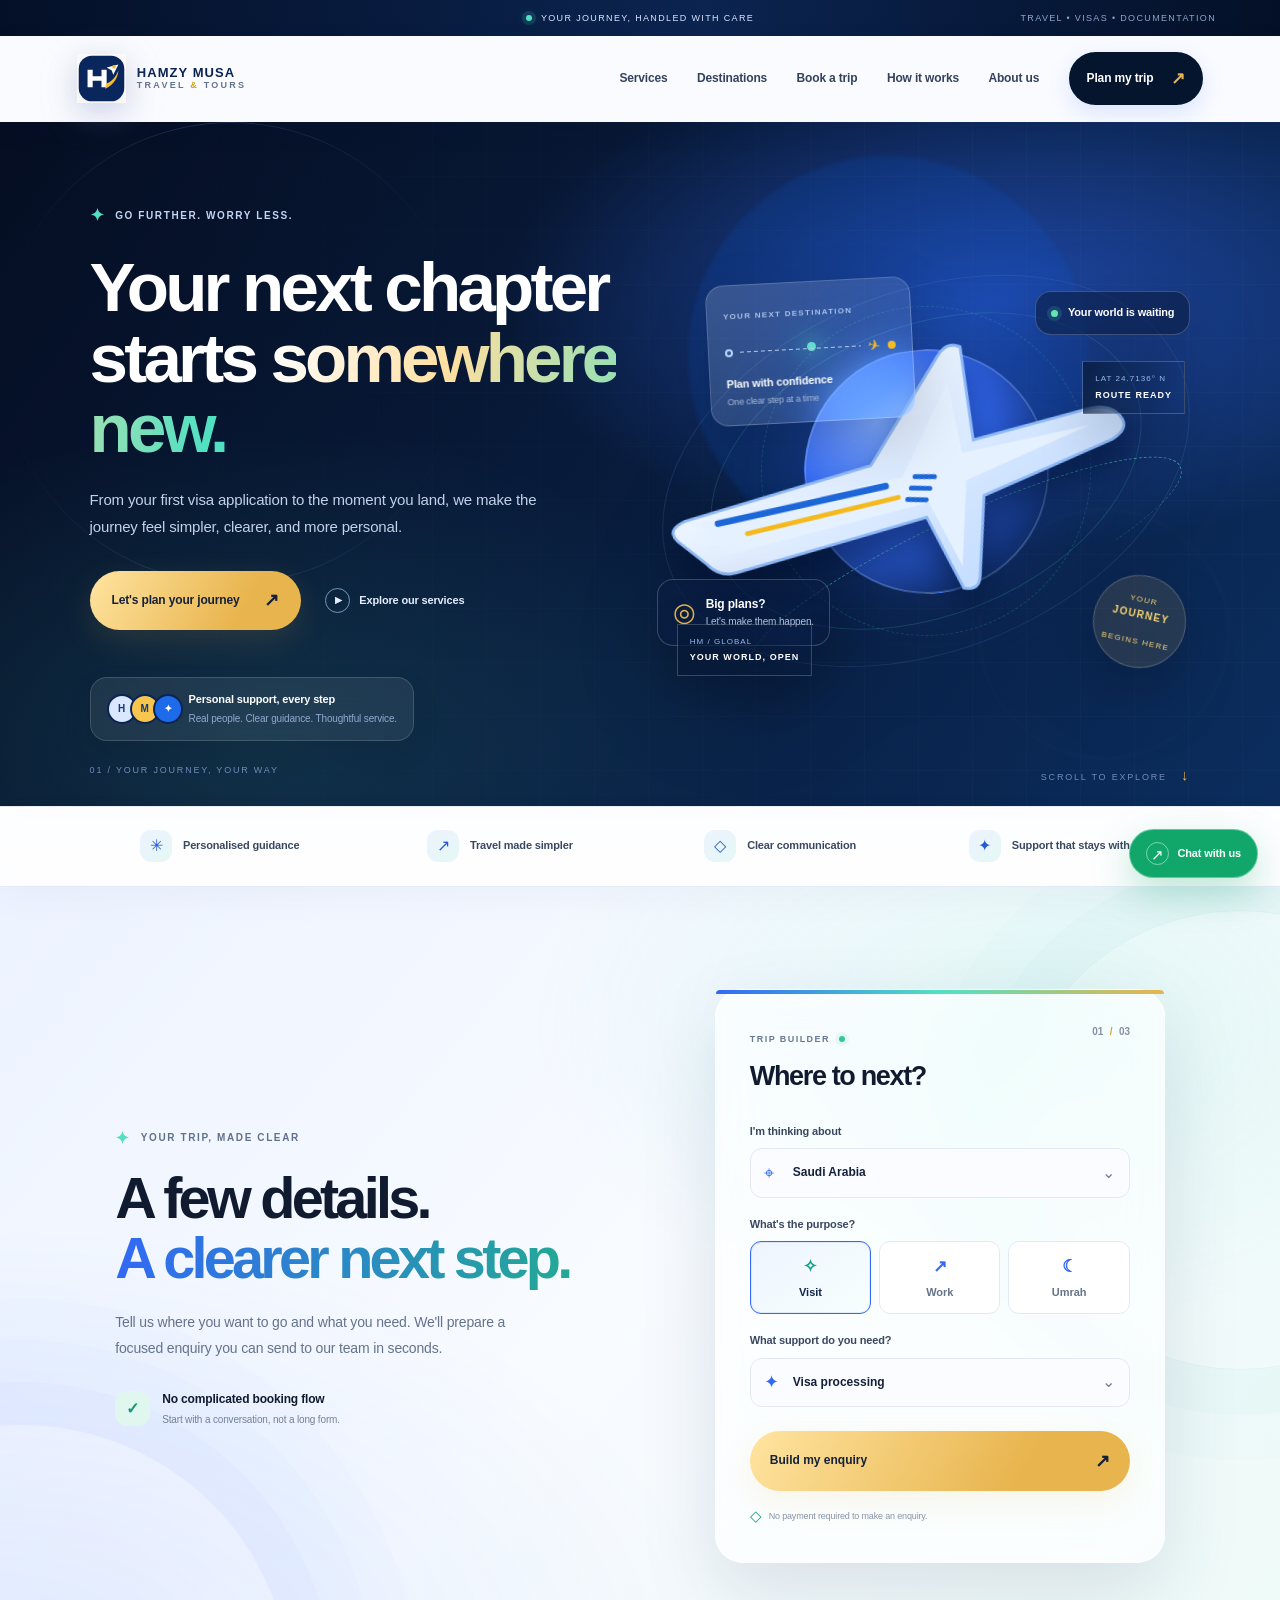
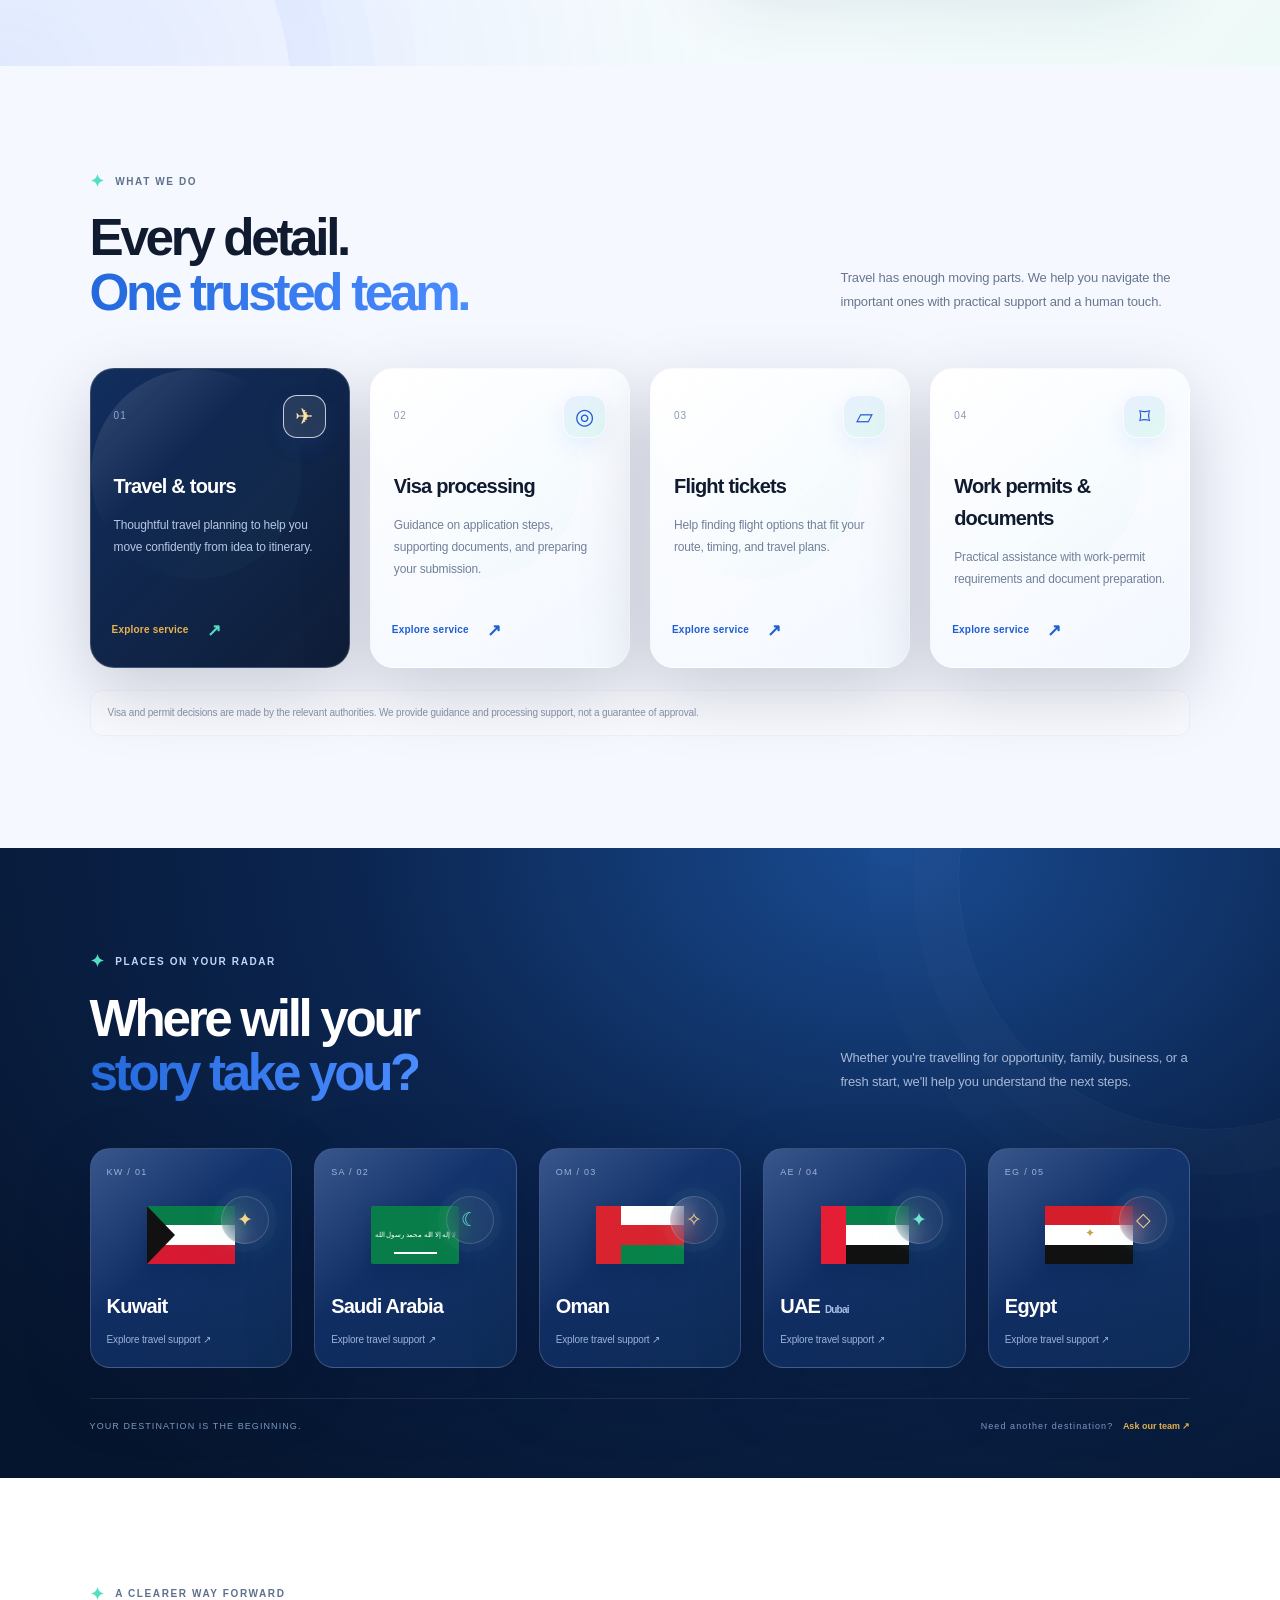
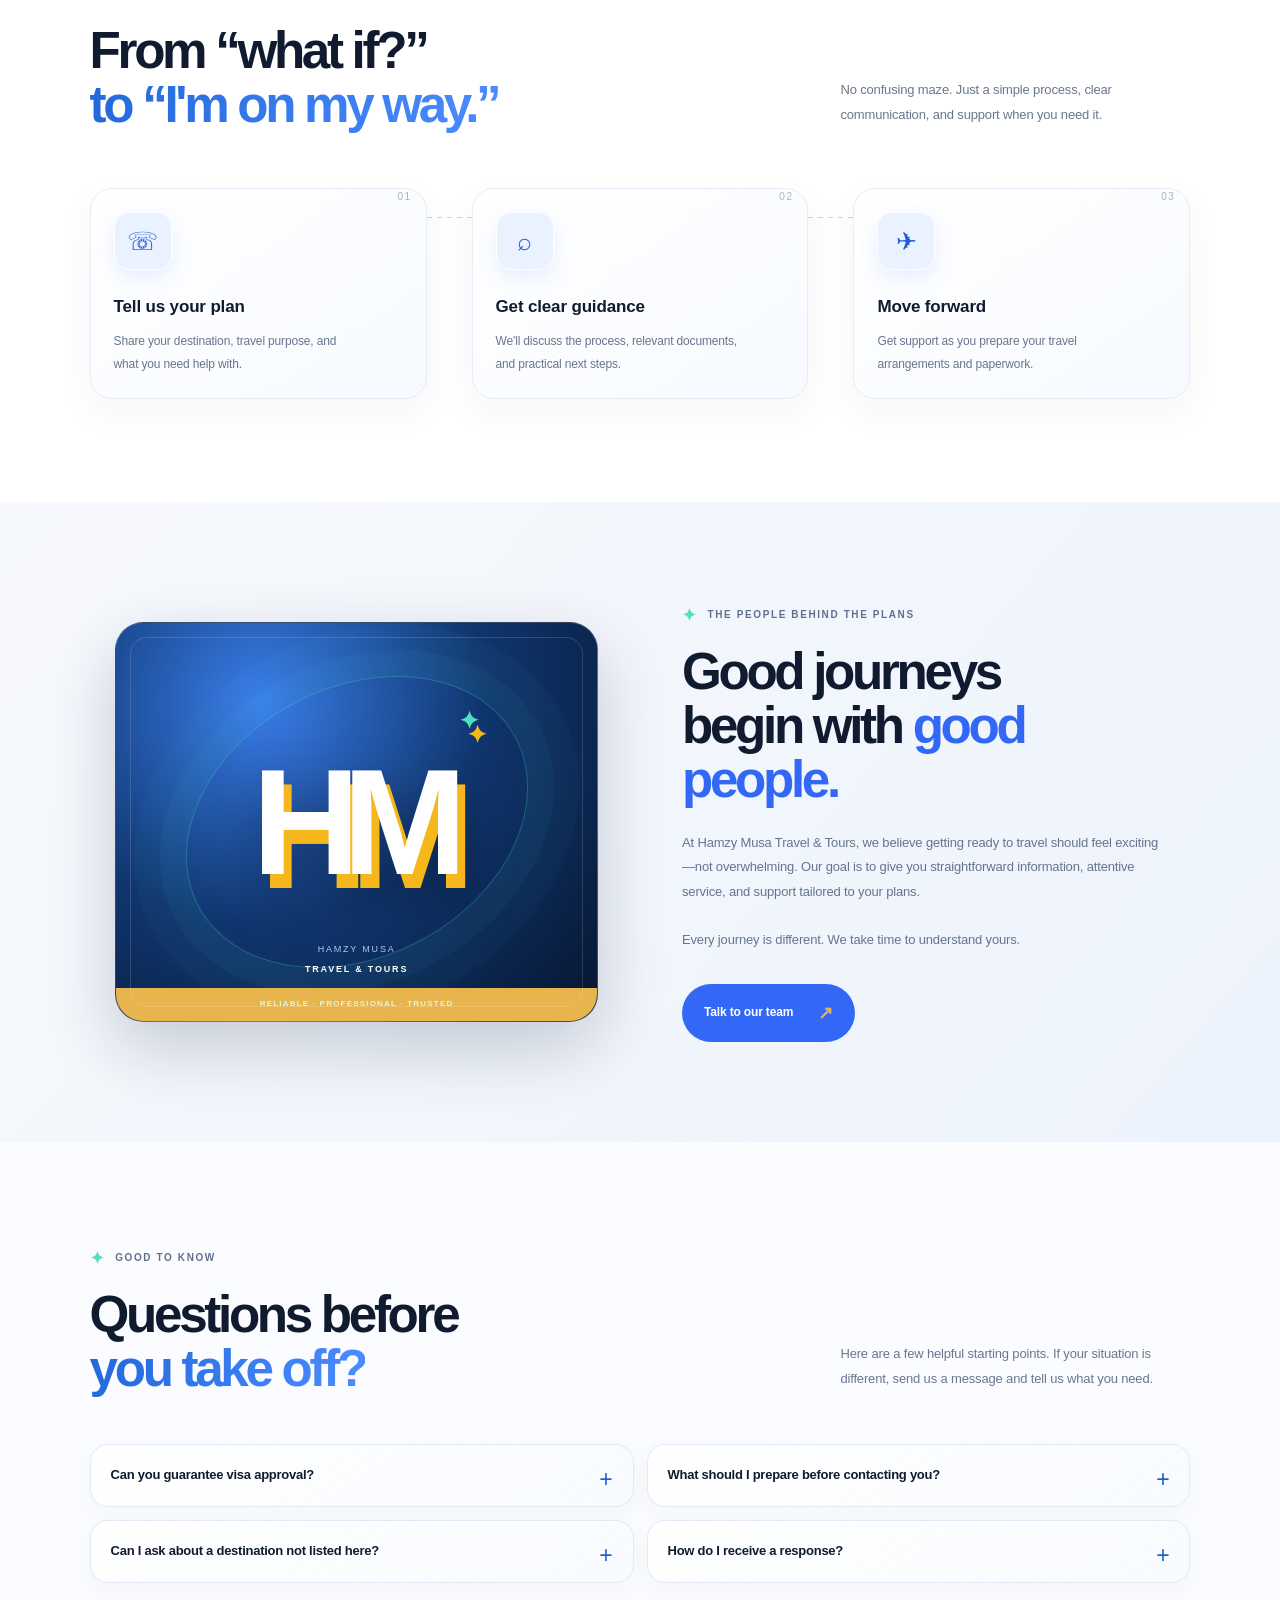
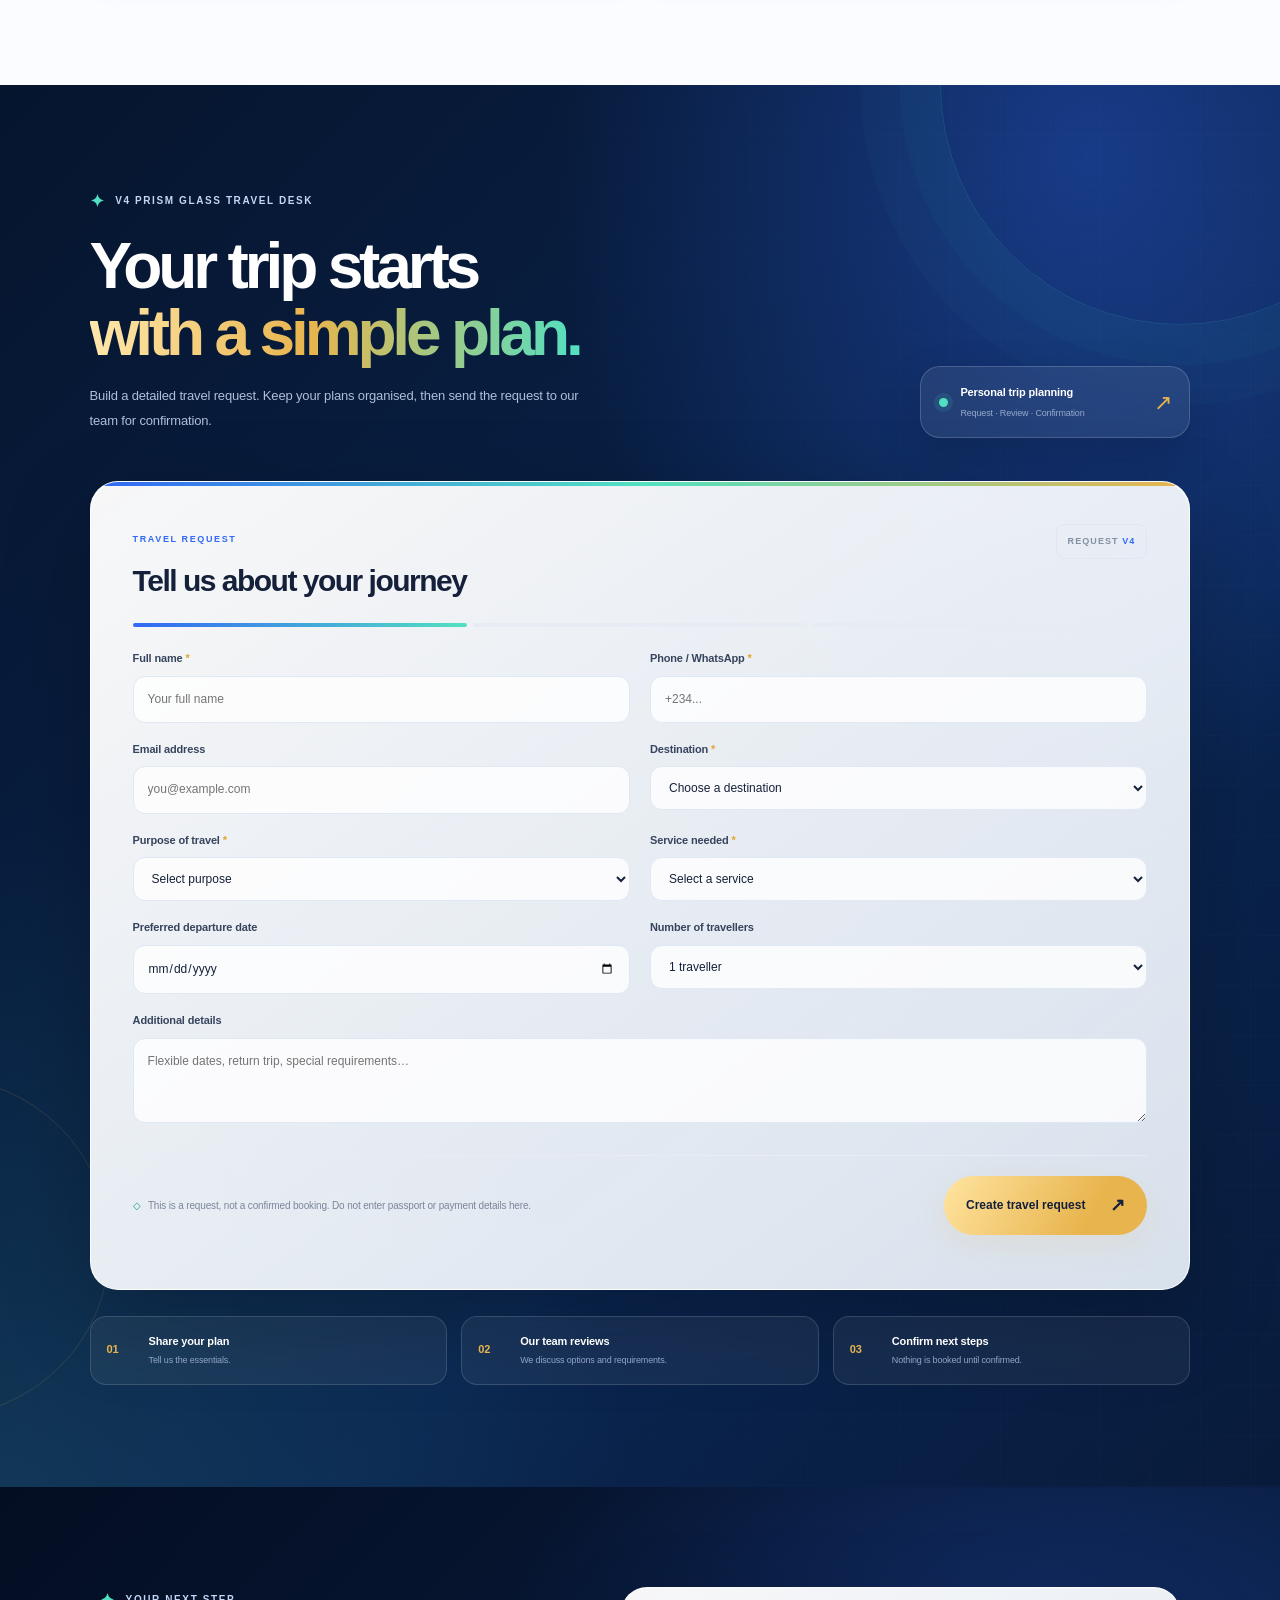
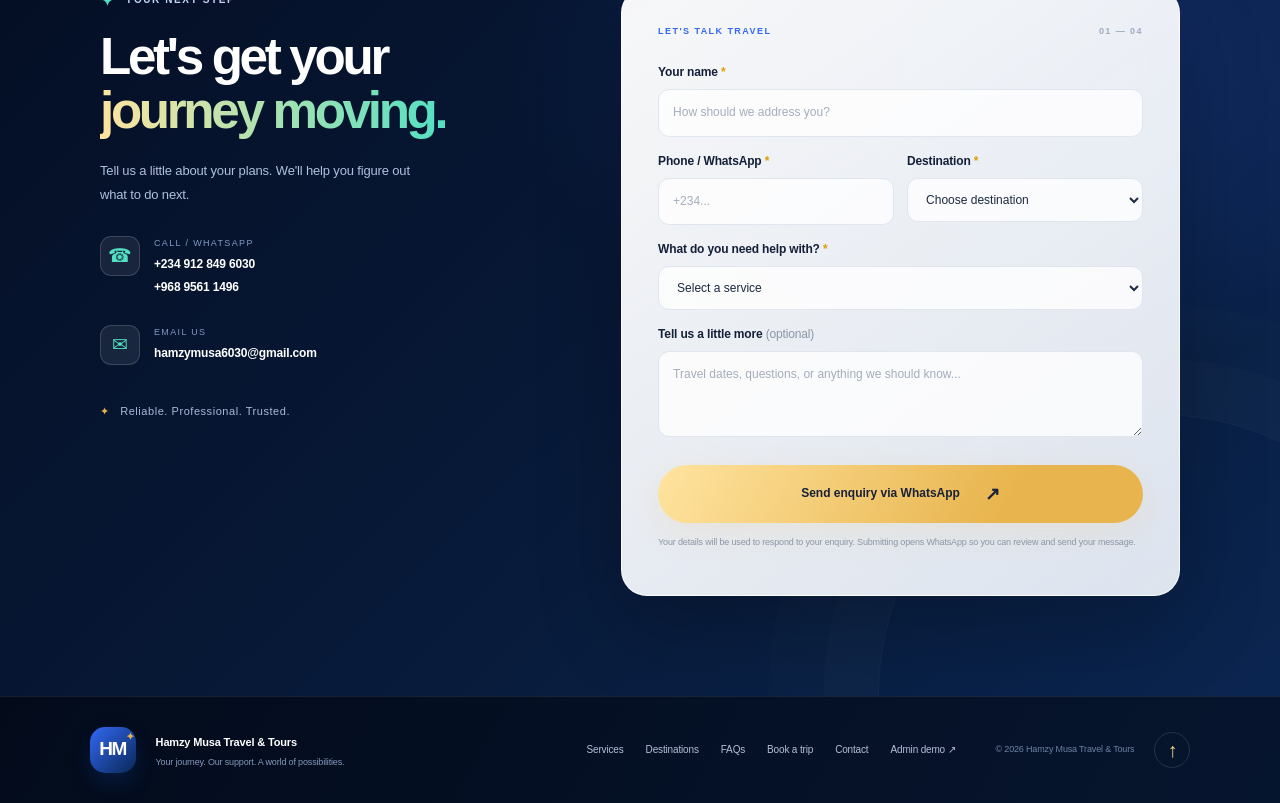
<file: index.html>
<!DOCTYPE html>
<html lang="en">
<head>
  <meta charset="UTF-8">
  <meta name="viewport" content="width=device-width, initial-scale=1.0">
  <meta name="theme-color" content="#06152e">
  <meta name="color-scheme" content="light">
  <meta name="keywords" content="travel, tours, visa guidance, flight tickets, Umrah, Hamzy Musa">
  <meta name="application-name" content="Hamzy Musa Travel & Tours V4">
  <meta name="color-scheme" content="light">
  <meta property="og:title" content="Hamzy Musa Travel & Tours | Go Further. Worry Less.">
  <meta property="og:description" content="Thoughtful travel planning, visa guidance, flights and documentation support.">
  <meta name="description" content="Hamzy Musa Travel & Tours — travel planning, visa processing, flight tickets, work permits and documentation.">
  <title>Hamzy Musa Travel & Tours | V5 Aurora Luxe Travel Experience</title>
  <link rel="stylesheet" href="styles.css">
</head>
<body>
  <a class="skip-link" href="#main">Skip to content</a>
  <div class="announcement">
    <span class="pulse"></span> Your journey, handled with care
    <span class="announcement-right">Travel • Visas • Documentation</span>
  </div>
  <header class="site-header">
    <a class="brand" href="#home" aria-label="Hamzy Musa Travel and Tours home">
      <svg class="brand-mark" viewBox="0 0 64 64" role="img" aria-label="HM travel logo"><defs><linearGradient id="brandGold" x1="0" y1="0" x2="1" y2="1"><stop stop-color="#ffd96c"/><stop offset="1" stop-color="#e7a900"/></linearGradient></defs><rect x="1" y="1" width="62" height="62" rx="18" fill="#09275d"/><path d="M13 44V20h7v9h12v-9h7v24h-7V35H20v9z" fill="#fff"/><path d="M38 39c7-2 13-8 17-18-1 11-7 20-18 25z" fill="url(#brandGold)"/><path d="M39 17l16-4-7 14-2-6z" fill="#fff"/><circle cx="49" cy="16" r="2.5" fill="#f5bb24"/></svg>
      <span class="brand-type"><strong>HAMZY MUSA</strong><small>TRAVEL <i>&</i> TOURS</small></span>
    </a>
    <button class="menu-toggle" aria-label="Open navigation" aria-expanded="false"><span></span><span></span></button>
    <nav class="nav" id="nav">
      <a href="#services">Services</a><a href="#destinations">Destinations</a><a href="#booking">Book a trip</a><a href="#process">How it works</a><a href="#about">About us</a>
      <a class="nav-cta" href="#contact">Plan my trip <span>↗</span></a>
    </nav>
  </header>

  <main id="main">
    <section class="hero" id="home">
      <div class="hero-glow glow-one"></div><div class="hero-glow glow-two"></div>
      <div class="hero-content">
        <div class="eyebrow"><span class="eyebrow-icon">✦</span> GO FURTHER. WORRY LESS.</div>
        <h1>Your next chapter<br>starts <span>somewhere new.</span></h1>
        <p class="hero-copy">From your first visa application to the moment you land, we make the journey feel simpler, clearer, and more personal.</p>
        <div class="hero-actions">
          <a class="button button-gold" href="#contact">Let's plan your journey <span>↗</span></a>
          <a class="text-link" href="#services"><span class="play-icon">▶</span> Explore our services</a>
        </div>
        <div class="hero-proof"><div class="proof-avatars"><span>H</span><span>M</span><span>✦</span></div><div><strong>Personal support, every step</strong><small>Real people. Clear guidance. Thoughtful service.</small></div></div>
      </div>
      <div class="hero-visual v2-hero-visual">
        <div class="visual-coordinate coordinate-one">LAT 24.7136° N<br><b>ROUTE READY</b></div>
        <div class="visual-coordinate coordinate-two">HM / GLOBAL<br><b>YOUR WORLD, OPEN</b></div>
        <div class="globe-ring ring-three"></div>
        <div class="orbit orbit-a"></div><div class="orbit orbit-b"></div>
        <div class="destination-chip chip-top"><span class="chip-dot"></span> Your world is waiting</div>
        <div class="plane-scene">
          <div class="sun-disc"></div>
          <svg class="plane" viewBox="0 0 600 310" role="img" aria-label="Illustration of an airplane in flight"><defs><linearGradient id="planePaint" x1="0" y1="0" x2="1" y2="1"><stop stop-color="#fff"/><stop offset="1" stop-color="#b7d5ff"/></linearGradient></defs><path d="M43 159 L244 139 L334 40 Q346 26 359 35 L354 133 L476 124 Q500 122 509 137 Q518 152 496 160 L354 192 L334 274 Q330 289 315 283 L291 203 L85 222 Q67 223 57 208 L31 178 Q21 164 43 159Z" fill="url(#planePaint)" stroke="#8fb9f6" stroke-width="3"/><path d="M58 164 L274 157 L339 68 L340 144 L476 141 L339 173 L318 260 L296 188 L79 202Z" fill="#e5f1ff"/><path d="M76 168 L255 163" stroke="#1d66d8" stroke-width="7" stroke-linecap="round"/><path d="M104 184 L266 177" stroke="#f5b91b" stroke-width="5" stroke-linecap="round"/><path d="M287 159 L307 163 M281 170 L300 174 M275 181 L294 185" stroke="#1d66d8" stroke-width="5" stroke-linecap="round"/></svg>
          <div class="flight-path"></div>
        </div>
        <div class="destination-chip chip-bottom"><span class="mini-globe">◎</span><div><strong>Big plans?</strong><small>Let's make them happen.</small></div></div>
        <div class="floating-stamp">YOUR<br><b>JOURNEY</b><br>BEGINS HERE</div>
        <div class="route-card"><span class="route-label">YOUR NEXT DESTINATION</span><div class="route-line"><span class="route-point"></span><span class="route-dash"></span><span class="route-plane">✈</span><span class="route-point gold-point"></span></div><div class="route-meta"><strong>Plan with confidence</strong><small>One clear step at a time</small></div></div>
      </div>
      <div class="hero-bottom"><span>01 / YOUR JOURNEY, YOUR WAY</span><span class="scroll-note">SCROLL TO EXPLORE <b>↓</b></span></div>
    </section>

    <section class="trust-strip" aria-label="Our service values">
      <div><span class="trust-icon">✳</span><strong>Personalised guidance</strong></div><div><span class="trust-icon">↗</span><strong>Travel made simpler</strong></div><div><span class="trust-icon">◇</span><strong>Clear communication</strong></div><div><span class="trust-icon">✦</span><strong>Support that stays with you</strong></div>
    </section>

    <section class="journey-finder" id="journey-finder" aria-labelledby="finder-title">
      <div class="finder-copy">
        <div class="eyebrow dark"><span class="eyebrow-icon">✦</span> YOUR TRIP, MADE CLEAR</div>
        <h2 id="finder-title">A few details.<br><span>A clearer next step.</span></h2>
        <p>Tell us where you want to go and what you need. We'll prepare a focused enquiry you can send to our team in seconds.</p>
        <div class="finder-assurance"><span class="assurance-check">✓</span><span><b>No complicated booking flow</b><small>Start with a conversation, not a long form.</small></span></div>
      </div>
      <div class="finder-card">
        <div class="finder-card-head"><div><span class="finder-kicker">TRIP BUILDER <i></i></span><h3>Where to next?</h3></div><span class="finder-step">01 <b>/</b> 03</span></div>
        <div class="finder-field"><label for="quickDestination">I'm thinking about</label><div class="finder-select-wrap"><span class="finder-field-icon">⌖</span><select id="quickDestination"><option value="Saudi Arabia">Saudi Arabia</option><option value="UAE (Dubai)">UAE · Dubai</option><option value="Kuwait">Kuwait</option><option value="Oman">Oman</option><option value="Egypt">Egypt</option><option value="Other">Somewhere else</option></select><span class="select-chevron">⌄</span></div></div>
        <div class="finder-field"><label for="quickPurpose">What's the purpose?</label><div class="purpose-options" role="group" aria-label="Travel purpose"><button type="button" class="purpose-option active" data-purpose="Tourism / visit" aria-pressed="true"><span>✧</span> Visit</button><button type="button" class="purpose-option" data-purpose="Work opportunity" aria-pressed="false"><span>↗</span> Work</button><button type="button" class="purpose-option" data-purpose="Umrah / religious travel" aria-pressed="false"><span>☾</span> Umrah</button></div><input type="hidden" id="quickPurpose" value="Tourism / visit"></div>
        <div class="finder-field"><label for="quickService">What support do you need?</label><div class="finder-select-wrap"><span class="finder-field-icon">✦</span><select id="quickService"><option>Visa processing</option><option>Travel & tours</option><option>Flight tickets</option><option>Work permits and documentation</option><option>General enquiry</option></select><span class="select-chevron">⌄</span></div></div>
        <button type="button" class="button button-gold finder-submit" id="buildEnquiry">Build my enquiry <span>↗</span></button>
        <p class="finder-footnote"><span>◇</span> No payment required to make an enquiry.</p>
      </div>
      <div class="finder-orbit" aria-hidden="true"></div>
    </section>

    <section class="section services-section" id="services">
      <div class="section-heading">
        <div><div class="eyebrow dark"><span class="eyebrow-icon">✦</span> WHAT WE DO</div><h2>Every detail.<br><span>One trusted team.</span></h2></div>
        <p>Travel has enough moving parts. We help you navigate the important ones with practical support and a human touch.</p>
      </div>
      <div class="service-grid">
        <article class="service-card service-featured"><div class="card-top"><span class="service-number">01</span><span class="service-symbol">✈</span></div><h3>Travel & tours</h3><p>Thoughtful travel planning to help you move confidently from idea to itinerary.</p><a href="#contact" class="card-link" data-service="Travel & tours">Explore service <span>↗</span></a><div class="card-watermark">✈</div></article>
        <article class="service-card"><div class="card-top"><span class="service-number">02</span><span class="service-symbol">◎</span></div><h3>Visa processing</h3><p>Guidance on application steps, supporting documents, and preparing your submission.</p><a href="#contact" class="card-link" data-service="Visa processing">Explore service <span>↗</span></a><div class="card-watermark">◎</div></article>
        <article class="service-card"><div class="card-top"><span class="service-number">03</span><span class="service-symbol">▱</span></div><h3>Flight tickets</h3><p>Help finding flight options that fit your route, timing, and travel plans.</p><a href="#contact" class="card-link" data-service="Flight tickets">Explore service <span>↗</span></a><div class="card-watermark">▱</div></article>
        <article class="service-card"><div class="card-top"><span class="service-number">04</span><span class="service-symbol">⌑</span></div><h3>Work permits & documents</h3><p>Practical assistance with work-permit requirements and document preparation.</p><a href="#contact" class="card-link" data-service="Work permits and documentation">Explore service <span>↗</span></a><div class="card-watermark">⌑</div></article>
      </div>
      <p class="disclaimer">Visa and permit decisions are made by the relevant authorities. We provide guidance and processing support, not a guarantee of approval.</p>
    </section>

    <section class="destinations-section" id="destinations">
      <div class="destination-inner">
        <div class="section-heading light-heading"><div><div class="eyebrow"><span class="eyebrow-icon">✦</span> PLACES ON YOUR RADAR</div><h2>Where will your<br><span>story take you?</span></h2></div><p>Whether you're travelling for opportunity, family, business, or a fresh start, we'll help you understand the next steps.</p></div>
        <div class="destination-grid">
          <a class="destination-card kuwait" href="#contact" data-destination="Kuwait"><span class="destination-code">KW / 01</span><span class="destination-orbit" aria-hidden="true">✦</span><div class="flag flag-kuwait"><i></i><b></b><em></em></div><div><h3>Kuwait</h3><span>Explore travel support ↗</span></div></a>
          <a class="destination-card saudi" href="#contact" data-destination="Saudi Arabia"><span class="destination-code">SA / 02</span><span class="destination-orbit" aria-hidden="true">☾</span><div class="flag flag-saudi"><span>لا إله إلا الله محمد رسول الله</span><i></i></div><div><h3>Saudi Arabia</h3><span>Explore travel support ↗</span></div></a>
          <a class="destination-card oman" href="#contact" data-destination="Oman"><span class="destination-code">OM / 03</span><span class="destination-orbit" aria-hidden="true">✧</span><div class="flag flag-oman"><i></i><b></b></div><div><h3>Oman</h3><span>Explore travel support ↗</span></div></a>
          <a class="destination-card uae" href="#contact" data-destination="UAE (Dubai)"><span class="destination-code">AE / 04</span><span class="destination-orbit" aria-hidden="true">✦</span><div class="flag flag-uae"><i></i></div><div><h3>UAE <small>Dubai</small></h3><span>Explore travel support ↗</span></div></a>
          <a class="destination-card egypt" href="#contact" data-destination="Egypt"><span class="destination-code">EG / 05</span><span class="destination-orbit" aria-hidden="true">◇</span><div class="flag flag-egypt"><i></i></div><div><h3>Egypt</h3><span>Explore travel support ↗</span></div></a>
        </div>
        <div class="destination-foot"><span>YOUR DESTINATION IS THE BEGINNING.</span><span>Need another destination? <a href="#contact">Ask our team ↗</a></span></div>
      </div>
    </section>

    <section class="section process-section" id="process">
      <div class="section-heading"><div><div class="eyebrow dark"><span class="eyebrow-icon">✦</span> A CLEARER WAY FORWARD</div><h2>From “what if?”<br><span>to “I'm on my way.”</span></h2></div><p>No confusing maze. Just a simple process, clear communication, and support when you need it.</p></div>
      <div class="process-steps"><article><span class="step-index">01</span><div class="step-icon">☏</div><h3>Tell us your plan</h3><p>Share your destination, travel purpose, and what you need help with.</p></article><div class="step-line"></div><article><span class="step-index">02</span><div class="step-icon">⌕</div><h3>Get clear guidance</h3><p>We'll discuss the process, relevant documents, and practical next steps.</p></article><div class="step-line"></div><article><span class="step-index">03</span><div class="step-icon">✈</div><h3>Move forward</h3><p>Get support as you prepare your travel arrangements and paperwork.</p></article></div>
    </section>

    <section class="about-section" id="about">
      <div class="about-visual"><div class="about-orbit"></div><div class="about-monogram">HM<span>✦</span></div><div class="about-caption"><span>HAMZY MUSA</span><b>TRAVEL & TOURS</b></div><div class="about-tag">RELIABLE · PROFESSIONAL · TRUSTED</div></div>
      <div class="about-copy"><div class="eyebrow dark"><span class="eyebrow-icon">✦</span> THE PEOPLE BEHIND THE PLANS</div><h2>Good journeys<br>begin with <span>good people.</span></h2><p>At Hamzy Musa Travel & Tours, we believe getting ready to travel should feel exciting—not overwhelming. Our goal is to give you straightforward information, attentive service, and support tailored to your plans.</p><p>Every journey is different. We take time to understand yours.</p><a class="button button-blue" href="#contact">Talk to our team <span>↗</span></a></div>
    </section>

    <section class="section faq-section" id="faq">
      <div class="section-heading"><div><div class="eyebrow dark"><span class="eyebrow-icon">✦</span> GOOD TO KNOW</div><h2>Questions before<br><span>you take off?</span></h2></div><p>Here are a few helpful starting points. If your situation is different, send us a message and tell us what you need.</p></div>
      <div class="faq-grid">
        <details class="faq-item"><summary>Can you guarantee visa approval?</summary><p>No. Visa and permit decisions belong to the relevant authorities. We can help you understand requirements and prepare your application, but approval is never guaranteed.</p></details>
        <details class="faq-item"><summary>What should I prepare before contacting you?</summary><p>Share your destination, purpose of travel, approximate dates, and the service you need. Avoid sending sensitive documents until you have confirmed the appropriate process with our team.</p></details>
        <details class="faq-item"><summary>Can I ask about a destination not listed here?</summary><p>Yes. Choose “Other” in the enquiry form and include your destination in the message. We will let you know what support may be available.</p></details>
        <details class="faq-item"><summary>How do I receive a response?</summary><p>Complete the enquiry form and submit it to open WhatsApp with your message prepared. Review it and tap send to contact our team.</p></details>
      </div>
    </section>


    <section class="v3-booking" id="booking" aria-labelledby="v3-booking-title">
      <div class="v3-booking-orb orb-a" aria-hidden="true"></div><div class="v3-booking-orb orb-b" aria-hidden="true"></div>
      <div class="v3-booking-head"><div><div class="eyebrow"><span class="eyebrow-icon">✦</span> V4 PRISM GLASS TRAVEL DESK</div><h2 id="v3-booking-title">Your trip starts<br><span>with a simple plan.</span></h2><p>Build a detailed travel request. Keep your plans organised, then send the request to our team for confirmation.</p></div><div class="booking-status-card"><span class="status-light"></span><div><strong>Personal trip planning</strong><small>Request · Review · Confirmation</small></div><span class="status-mark">↗</span></div></div>
      <form class="v3-booking-form" id="bookingRequestForm">
        <div class="booking-form-top"><div><span class="booking-kicker">TRAVEL REQUEST</span><h3>Tell us about your journey</h3></div><span class="booking-id-label">REQUEST <b>V4</b></span></div>
        <div class="booking-progress" aria-label="Booking request form"><span class="progress-active"></span><span></span><span></span></div>
        <div class="booking-fields">
          <div class="booking-field"><label for="bookName">Full name <b>*</b></label><input id="bookName" name="name" autocomplete="name" placeholder="Your full name" required></div>
          <div class="booking-field"><label for="bookPhone">Phone / WhatsApp <b>*</b></label><input id="bookPhone" name="phone" autocomplete="tel" type="tel" placeholder="+234..." required></div>
          <div class="booking-field"><label for="bookEmail">Email address</label><input id="bookEmail" name="email" autocomplete="email" type="email" placeholder="you@example.com"></div>
          <div class="booking-field"><label for="bookDestination">Destination <b>*</b></label><select id="bookDestination" name="destination" required><option value="">Choose a destination</option><option>Saudi Arabia</option><option>UAE (Dubai)</option><option>Kuwait</option><option>Oman</option><option>Egypt</option><option>Qatar</option><option>Turkey</option><option>United Kingdom</option><option>Other</option></select></div>
          <div class="booking-field"><label for="bookPurpose">Purpose of travel <b>*</b></label><select id="bookPurpose" name="purpose" required><option value="">Select purpose</option><option>Tourism / visit</option><option>Umrah</option><option>Business</option><option>Work opportunity</option><option>Family visit</option><option>Study</option><option>Other</option></select></div>
          <div class="booking-field"><label for="bookService">Service needed <b>*</b></label><select id="bookService" name="service" required><option value="">Select a service</option><option>Flight tickets</option><option>Visa processing guidance</option><option>Travel & tours</option><option>Umrah travel support</option><option>Work permits and documentation</option><option>Travel consultation</option></select></div>
          <div class="booking-field"><label for="bookDate">Preferred departure date</label><input id="bookDate" name="date" type="date"></div>
          <div class="booking-field"><label for="bookTravelers">Number of travellers</label><select id="bookTravelers" name="travelers"><option>1 traveller</option><option>2 travellers</option><option>3 travellers</option><option>4 travellers</option><option>5+ travellers</option></select></div>
          <div class="booking-field booking-wide"><label for="bookNotes">Additional details</label><textarea id="bookNotes" name="notes" rows="3" placeholder="Flexible dates, return trip, special requirements…"></textarea></div>
        </div>
        <div class="booking-form-bottom"><p><span>◇</span> This is a request, not a confirmed booking. Do not enter passport or payment details here.</p><button type="submit" class="button button-gold">Create travel request <span>↗</span></button></div>
        <div id="bookingRequestStatus" class="booking-request-status" role="status" aria-live="polite"></div>
      </form>
      <div class="booking-feature-row"><div><span>01</span><b>Share your plan</b><small>Tell us the essentials.</small></div><div><span>02</span><b>Our team reviews</b><small>We discuss options and requirements.</small></div><div><span>03</span><b>Confirm next steps</b><small>Nothing is booked until confirmed.</small></div></div>
    </section>

    <section class="contact-section" id="contact">
      <div class="contact-shell">
        <div class="contact-intro"><div class="eyebrow"><span class="eyebrow-icon">✦</span> YOUR NEXT STEP</div><h2>Let's get your<br><span>journey moving.</span></h2><p>Tell us a little about your plans. We'll help you figure out what to do next.</p><div class="contact-detail"><span class="detail-icon">☎</span><div><small>CALL / WHATSAPP</small><a href="https://wa.me/2349128496030" target="_blank" rel="noopener">+234 912 849 6030</a><a href="https://wa.me/96895611496" target="_blank" rel="noopener">+968 9561 1496</a></div></div><div class="contact-detail"><span class="detail-icon">✉</span><div><small>EMAIL US</small><a href="mailto:hamzymusa6030@gmail.com">hamzymusa6030@gmail.com</a></div></div><div class="contact-note"><span>✦</span> Reliable. Professional. Trusted.</div></div>
        <form class="contact-form" id="contactForm">
          <div class="form-heading"><span>LET'S TALK TRAVEL</span><span class="form-count">01 — 04</span></div>
          <label for="name">Your name <b>*</b></label><input id="name" name="name" placeholder="How should we address you?" required>
          <div class="form-row"><div><label for="phone">Phone / WhatsApp <b>*</b></label><input id="phone" name="phone" type="tel" placeholder="+234..." required></div><div><label for="destination">Destination <b>*</b></label><select id="destination" name="destination" required><option value="">Choose destination</option><option>Kuwait</option><option>Saudi Arabia</option><option>Oman</option><option>UAE (Dubai)</option><option>Egypt</option><option>Other</option></select></div></div>
          <label for="service">What do you need help with? <b>*</b></label><select id="service" name="service" required><option value="">Select a service</option><option>Travel & tours</option><option>Visa processing</option><option>Flight tickets</option><option>Work permits and documentation</option><option>General enquiry</option></select>
          <label for="message">Tell us a little more <span>(optional)</span></label><textarea id="message" name="message" rows="3" placeholder="Travel dates, questions, or anything we should know..."></textarea>
          <button class="button button-gold form-submit" type="submit">Send enquiry via WhatsApp <span>↗</span></button>
          <p class="form-privacy">Your details will be used to respond to your enquiry. Submitting opens WhatsApp so you can review and send your message.</p>
          <p class="form-status" id="formStatus" aria-live="polite"></p>
        </form>
      </div>
    </section>
  </main>

  <footer class="footer"><a class="footer-brand" href="#home">HM<span>✦</span></a><div><strong>Hamzy Musa Travel & Tours</strong><p>Your journey. Our support. A world of possibilities.</p></div><div class="footer-links"><a href="#services">Services</a><a href="#destinations">Destinations</a><a href="#faq">FAQs</a><a href="#booking">Book a trip</a><a href="#contact">Contact</a><a href="admin.html">Admin demo ↗</a></div><span class="copyright">© <span id="year"></span> Hamzy Musa Travel & Tours</span><a class="back-to-top" href="#home" aria-label="Back to top">↑</a></footer>
  <a class="floating-whatsapp" href="https://wa.me/2349128496030" target="_blank" rel="noopener noreferrer" aria-label="Chat with Hamzy Musa Travel and Tours on WhatsApp"><span>↗</span><b>Chat with us</b></a>
  <script src="script.js" defer></script>
</body>
</html>
</file>
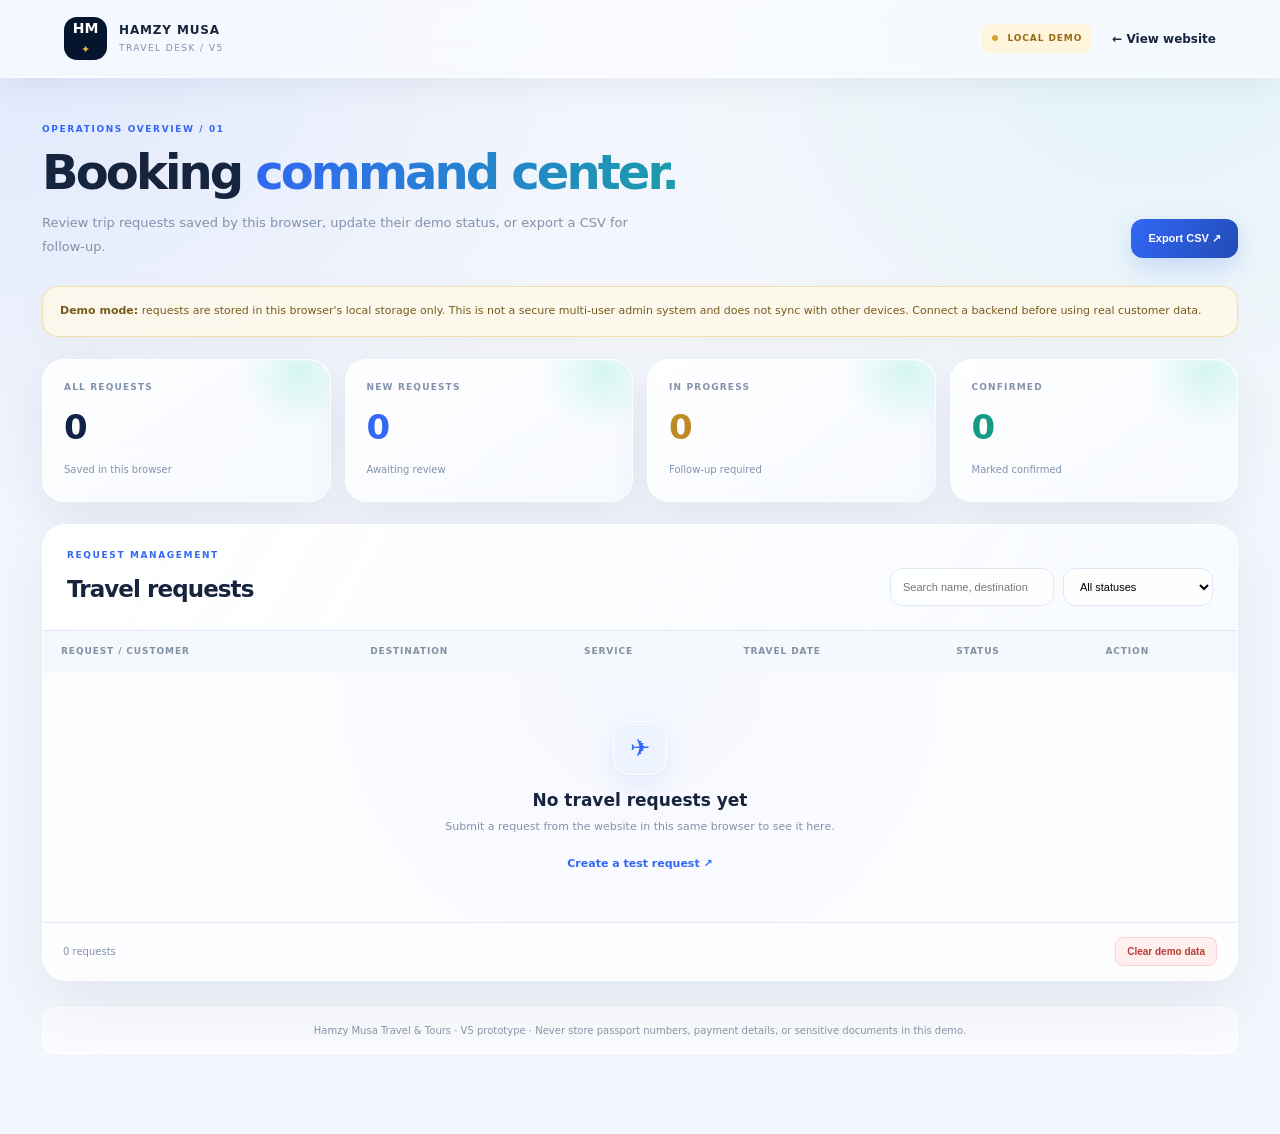
<file: admin.html>
<!DOCTYPE html><html lang="en"><head><meta charset="UTF-8"><meta name="viewport" content="width=device-width,initial-scale=1"><meta name="theme-color" content="#06152e"><title>Travel Desk | Hamzy Musa Admin Demo</title><link rel="stylesheet" href="admin.css"></head><body><header class="admin-top"><a class="admin-brand" href="index.html"><span class="brand-mark">HM<span>✦</span></span><span><b>HAMZY MUSA</b><small>TRAVEL DESK / V5</small></span></a><div class="top-actions"><span class="demo-pill"><i></i> LOCAL DEMO</span><a href="index.html">← View website</a></div></header><main class="admin-shell"><div class="admin-heading"><div><p class="eyebrow">OPERATIONS OVERVIEW / 01</p><h1>Booking <span>command center.</span></h1><p class="subhead">Review trip requests saved by this browser, update their demo status, or export a CSV for follow-up.</p></div><button id="exportCsv" class="primary-btn">Export CSV ↗</button></div><div class="notice"><b>Demo mode:</b> requests are stored in this browser's local storage only. This is not a secure multi-user admin system and does not sync with other devices. Connect a backend before using real customer data.</div><section class="metrics"><article><span>ALL REQUESTS</span><strong id="metricAll">0</strong><small>Saved in this browser</small></article><article><span>NEW REQUESTS</span><strong id="metricNew">0</strong><small>Awaiting review</small></article><article><span>IN PROGRESS</span><strong id="metricProgress">0</strong><small>Follow-up required</small></article><article><span>CONFIRMED</span><strong id="metricConfirmed">0</strong><small>Marked confirmed</small></article></section><section class="requests-panel"><div class="panel-head"><div><p class="eyebrow">REQUEST MANAGEMENT</p><h2>Travel requests</h2></div><div class="filters"><input id="searchRequests" type="search" placeholder="Search name, destination, ID…" aria-label="Search requests"><select id="statusFilter" aria-label="Filter by status"><option value="All">All statuses</option><option>New</option><option>In progress</option><option>Confirmed</option><option>Closed</option></select></div></div><div class="table-wrap"><table><thead><tr><th>REQUEST / CUSTOMER</th><th>DESTINATION</th><th>SERVICE</th><th>TRAVEL DATE</th><th>STATUS</th><th>ACTION</th></tr></thead><tbody id="requestRows"></tbody></table></div><div class="empty-state" id="emptyState"><div class="empty-icon">✈</div><h3>No travel requests yet</h3><p>Submit a request from the website in this same browser to see it here.</p><a href="index.html#booking">Create a test request ↗</a></div><div class="panel-foot"><span id="resultsCount">0 requests</span><button id="clearRequests" class="danger-btn">Clear demo data</button></div></section><p class="admin-footnote">Hamzy Musa Travel & Tours · V5 prototype · Never store passport numbers, payment details, or sensitive documents in this demo.</p></main><script src="admin.js" defer></script></body></html>
</file>
<file: styles.css>
:root{--navy:#071b45;--navy2:#0b2860;--blue:#155bd8;--blue-bright:#2878ff;--gold:#f8b91e;--gold2:#ffd86b;--ink:#101b30;--muted:#64718a;--pale:#f4f7fc;--white:#fff;--line:#e1e7f1;--radius:24px}
*{box-sizing:border-box}html{scroll-behavior:smooth;scroll-padding-top:90px}body{margin:0;font-family:"DM Sans",sans-serif;color:var(--ink);background:#fff;line-height:1.6}a{color:inherit;text-decoration:none}button,input,select,textarea{font:inherit}.announcement{height:34px;background:#06132f;color:#d7e5ff;display:flex;align-items:center;justify-content:center;gap:9px;font-size:10px;letter-spacing:.12em;text-transform:uppercase}.pulse{width:6px;height:6px;background:var(--gold);border-radius:50%;box-shadow:0 0 0 4px #f8b91e22}.announcement-right{position:absolute;right:5%;color:#8ea5cb;font-size:9px}.site-header{height:88px;display:flex;align-items:center;justify-content:space-between;padding:0 6.2%;background:#fff;position:sticky;top:0;z-index:20;border-bottom:1px solid #e9edf5}.brand{display:flex;width:174px;height:70px;align-items:center;overflow:hidden}.brand img{width:100%;height:100%;object-fit:contain}.nav{display:flex;align-items:center;gap:34px;font-size:12px;font-weight:700;color:#34425c}.nav>a:not(.nav-cta):hover,.footer-links a:hover{color:var(--blue)}.nav-cta{padding:12px 17px;border-radius:8px;background:var(--navy);color:#fff;display:flex;gap:18px;align-items:center}.nav-cta span{color:var(--gold);font-size:17px}.menu-toggle{display:none}
.hero{position:relative;overflow:hidden;min-height:650px;background:radial-gradient(ellipse at 75% 42%,#123f87 0%,#0a2558 37%,#061638 75%);color:#fff;padding:86px 7% 62px;display:grid;grid-template-columns:1.02fr .98fr;align-items:center;gap:20px}.hero:before{content:"";position:absolute;inset:0;opacity:.13;background-image:linear-gradient(#8cb7ff12 1px,transparent 1px),linear-gradient(90deg,#8cb7ff12 1px,transparent 1px);background-size:54px 54px;mask-image:linear-gradient(90deg,transparent,#000)}.hero-glow{position:absolute;border-radius:50%;filter:blur(2px);pointer-events:none}.glow-one{width:400px;height:400px;background:#0c66ed22;right:15%;top:5%}.glow-two{width:250px;height:250px;border:1px solid #ffffff12;right:4%;bottom:7%}.hero-content{position:relative;z-index:2;max-width:570px}.eyebrow{font-size:10px;font-weight:800;letter-spacing:.2em;color:#c3d5f5;display:flex;align-items:center;gap:10px}.eyebrow-icon{color:var(--gold);font-size:17px}.eyebrow.dark{color:#60718d}.hero h1,.section-heading h2,.about-copy h2,.contact-intro h2{font-family:Manrope,sans-serif;font-weight:800;letter-spacing:-.055em;line-height:1.1}.hero h1{font-size:clamp(42px,5.2vw,72px);margin:23px 0 22px}.hero h1 span,.section-heading h2 span,.about-copy h2 span,.contact-intro h2 span{color:var(--gold)}.hero-copy{font-size:15px;line-height:1.85;color:#c0cde4;max-width:445px}.hero-actions{display:flex;align-items:center;gap:24px;margin-top:30px}.button{border:0;display:inline-flex;justify-content:center;align-items:center;gap:25px;padding:15px 20px;border-radius:9px;font-size:12px;font-weight:800;cursor:pointer;transition:transform .2s,box-shadow .2s}.button:hover{transform:translateY(-2px);box-shadow:0 10px 30px #0002}.button-gold{background:linear-gradient(110deg,var(--gold),#ffcf51);color:#15203a}.button span{font-size:18px}.text-link{font-size:11px;color:#e5edfc;font-weight:700;display:flex;align-items:center;gap:9px}.play-icon{font-size:9px;border:1px solid #7792c1;border-radius:50%;width:25px;height:25px;display:grid;place-items:center;padding-left:2px}.hero-proof{display:flex;align-items:center;gap:13px;margin-top:47px}.proof-avatars{display:flex}.proof-avatars span{width:30px;height:30px;border-radius:50%;display:grid;place-items:center;margin-right:-7px;border:2px solid #0a2455;background:#d9e7ff;color:#123a7a;font-size:10px;font-weight:800}.proof-avatars span:nth-child(2){background:#f8c64d}.proof-avatars span:nth-child(3){background:#1d6be8;color:white}.hero-proof strong,.hero-proof small{display:block}.hero-proof strong{font-size:11px}.hero-proof small{font-size:10px;color:#92a8cf;margin-top:2px}.hero-visual{position:relative;height:430px;display:grid;place-items:center}.orbit{position:absolute;border:1px solid #8ab6ff26;border-radius:50%;transform:rotate(-22deg)}.orbit-a{width:450px;height:290px}.orbit-b{width:550px;height:360px}.plane-scene{position:relative;width:min(100%,500px);height:300px;display:grid;place-items:center;transform:rotate(-7deg)}.sun-disc{position:absolute;width:245px;height:245px;border-radius:50%;background:radial-gradient(circle at 35% 30%,#5b9cff,#1756ba 55%,#123675);box-shadow:0 0 80px #2b7eff36;border:1px solid #8bbaff33}.plane{position:relative;width:115%;z-index:2;filter:drop-shadow(0 20px 15px #00102f80);transform:rotate(-4deg)}.flight-path{position:absolute;z-index:1;left:8%;right:-3%;height:100px;bottom:0;border:1px dashed #f7c64780;border-left:0;border-bottom:0;border-radius:50%;transform:rotate(-18deg)}.destination-chip{position:absolute;z-index:3;background:#ffffff12;backdrop-filter:blur(15px);border:1px solid #ffffff25;border-radius:12px;padding:12px 15px;display:flex;align-items:center;gap:10px;box-shadow:0 12px 30px #00102f25}.chip-top{top:35px;right:0;font-size:11px;font-weight:700}.chip-dot{width:7px;height:7px;border-radius:50%;background:#61e5b1;box-shadow:0 0 0 4px #61e5b122}.chip-bottom{bottom:40px;left:-4px}.mini-globe{font-size:26px;color:var(--gold)}.chip-bottom strong,.chip-bottom small{display:block}.chip-bottom strong{font-size:12px}.chip-bottom small{font-size:10px;color:#b7c9e8}.floating-stamp{position:absolute;bottom:18px;right:4px;border:1px solid #f8c64b80;color:#f9d56f;border-radius:50%;width:93px;height:93px;display:grid;place-content:center;text-align:center;font-size:8px;line-height:1.6;letter-spacing:.16em;transform:rotate(12deg)}.floating-stamp b{font-size:10px}.hero-bottom{position:absolute;bottom:20px;left:7%;right:7%;display:flex;justify-content:space-between;color:#718bb8;font-size:9px;letter-spacing:.17em}.scroll-note b{color:var(--gold);font-size:15px;margin-left:10px}
.trust-strip{display:grid;grid-template-columns:repeat(4,1fr);padding:26px 7%;gap:20px;border-bottom:1px solid var(--line);background:#fff}.trust-strip>div{display:flex;align-items:center;justify-content:center;gap:11px;font-size:11px;color:#394862}.trust-icon{width:32px;height:32px;display:grid;place-items:center;background:#edf3ff;color:var(--blue);border-radius:9px;font-size:16px}.section{padding:105px 7%}.section-heading{display:flex;justify-content:space-between;align-items:flex-end;gap:40px;margin-bottom:43px}.section-heading h2,.about-copy h2,.contact-intro h2{font-size:clamp(35px,4vw,52px);margin:16px 0 0}.section-heading h2 span{color:var(--blue)}.section-heading>p{max-width:350px;font-size:13px;color:var(--muted);line-height:1.9;margin:0 0 5px}.service-grid{display:grid;grid-template-columns:repeat(4,1fr);gap:14px}.service-card{position:relative;overflow:hidden;min-height:290px;padding:24px 21px;background:#f6f8fc;border:1px solid #e7edf6;border-radius:17px;transition:transform .25s,border-color .25s,box-shadow .25s}.service-card:hover{transform:translateY(-6px);border-color:#b7ccf8;box-shadow:0 20px 40px #153a7910}.service-featured{background:linear-gradient(145deg,#0d2a61,#071b45);color:#fff;border-color:#0d2a61}.card-top{display:flex;justify-content:space-between;align-items:center}.service-number{font-size:10px;color:#8b9bb5;letter-spacing:.1em}.service-featured .service-number{color:#8fa8d7}.service-symbol{width:43px;height:43px;display:grid;place-items:center;border-radius:13px;background:#e6eeff;color:#1e60d0;font-size:22px}.service-featured .service-symbol{background:#ffffff15;color:var(--gold)}.service-card h3{font-family:Manrope,sans-serif;font-size:17px;letter-spacing:-.03em;margin:32px 0 10px}.service-card p{font-size:11px;line-height:1.9;color:#718099;max-width:230px}.service-featured p{color:#b6c7e5}.card-link{position:absolute;bottom:23px;left:21px;font-size:10px;font-weight:800;display:flex;gap:18px;align-items:center;color:#1d5ed0}.card-link span{font-size:17px}.service-featured .card-link{color:var(--gold)}.card-watermark{position:absolute;right:-4px;bottom:3px;font-size:82px;color:#1a5dd008;pointer-events:none}.service-featured .card-watermark{color:#ffffff08}.disclaimer{font-size:10px;color:#8995a8;margin-top:22px}
.destinations-section{background:var(--navy);color:white;padding:92px 7% 42px;position:relative;overflow:hidden}.destinations-section:after{content:"";position:absolute;width:650px;height:650px;border:1px solid #ffffff0b;border-radius:50%;right:-230px;top:-220px;box-shadow:0 0 0 70px #ffffff03,0 0 0 140px #ffffff02}.destination-inner{position:relative;z-index:1}.light-heading{margin-bottom:43px}.light-heading h2 span{color:var(--gold)}.light-heading>p{color:#a8b8d5}.destination-grid{display:grid;grid-template-columns:repeat(5,1fr);gap:13px}.destination-card{position:relative;min-height:220px;padding:16px;background:linear-gradient(155deg,#173a78,#0b2452);border:1px solid #ffffff16;border-radius:15px;display:flex;flex-direction:column;justify-content:space-between;overflow:hidden;transition:transform .2s,border-color .2s}.destination-card:hover{transform:translateY(-5px);border-color:#f8bd36}.destination-code{font-size:9px;letter-spacing:.14em;color:#9eb4d9}.flag{height:58px;width:88px;position:relative;overflow:hidden;box-shadow:0 9px 22px #0003;align-self:center;margin:5px 0}.flag-kuwait{background:linear-gradient(to bottom,#087c49 0 33.3%,#fff 33.3% 66.6%,#d71932 66.6%)}.flag-kuwait:before{content:"";position:absolute;left:0;top:0;width:0;height:0;border-top:29px solid transparent;border-bottom:29px solid transparent;border-left:28px solid #111}.flag-saudi{background:#087c49;border-radius:2px;color:white;display:grid;place-items:center}.flag-saudi span{font-size:7px;white-space:nowrap}.flag-saudi i{position:absolute;bottom:10px;width:43px;height:2px;background:white}.flag-oman{background:linear-gradient(to bottom,#fff 0 33.3%,#d9232e 33.3% 66.6%,#07834a 66.6%)}.flag-oman:before{content:"";position:absolute;left:0;top:0;width:25px;height:58px;background:#d9232e}.flag-uae{background:linear-gradient(to bottom,#087e49 0 33.3%,#fff 33.3% 66.6%,#111 66.6%)}.flag-uae:before{content:"";position:absolute;left:0;top:0;width:25px;height:58px;background:#e51d35}.flag-egypt{background:linear-gradient(to bottom,#d51e2b 0 33.3%,#fff 33.3% 66.6%,#111 66.6%)}.flag-egypt:after{content:"✦";position:absolute;left:40px;top:18px;font-size:12px;color:#c5a54a}.destination-card h3{font-family:Manrope,sans-serif;font-size:16px;margin:0 0 3px}.destination-card h3 small{font-size:10px;color:#a9c1e9}.destination-card>div:last-child>span{font-size:9px;color:#9bb3d9}.destination-foot{margin-top:28px;padding-top:20px;border-top:1px solid #ffffff18;display:flex;justify-content:space-between;font-size:9px;letter-spacing:.12em;color:#7f9ac7}.destination-foot a{color:var(--gold);font-weight:700;letter-spacing:0;margin-left:6px}
.process-section{background:#fff}.process-steps{display:grid;grid-template-columns:1fr 45px 1fr 45px 1fr;align-items:start;margin-top:55px}.process-steps article{position:relative;padding:0 15px}.step-index{position:absolute;right:14px;top:0;font-size:10px;letter-spacing:.15em;color:#a5b2c8}.step-icon{width:58px;height:58px;border-radius:17px;background:#edf3ff;color:var(--blue);display:grid;place-items:center;font-size:25px;margin-bottom:23px}.process-steps h3{font-family:Manrope,sans-serif;font-size:17px;margin:0 0 10px}.process-steps p{font-size:12px;line-height:1.9;color:var(--muted);max-width:250px;margin:0}.step-line{height:1px;background:repeating-linear-gradient(90deg,#cbd5e5 0 5px,transparent 5px 10px);margin-top:29px}
.about-section{display:grid;grid-template-columns:1fr 1fr;align-items:center;gap:9%;padding:85px 10%;background:#f5f7fb}.about-visual{height:400px;position:relative;border-radius:22px;background:radial-gradient(circle at 45% 42%,#1c62cf,#0b2a63 62%,#071a40);display:grid;place-items:center;overflow:hidden}.about-orbit{position:absolute;width:360px;height:270px;border:1px solid #ffffff30;border-radius:50%;transform:rotate(-28deg);box-shadow:0 0 0 30px #ffffff03,0 0 0 60px #ffffff03}.about-monogram{font-family:Manrope,sans-serif;font-weight:800;font-size:145px;letter-spacing:-.12em;color:#fff;text-shadow:8px 14px 0 #f5b71c;z-index:1}.about-monogram span{font-size:24px;color:var(--gold);vertical-align:top;margin-left:10px}.about-caption{position:absolute;bottom:45px;text-align:center;letter-spacing:.2em;font-size:9px;color:#b8ccef}.about-caption b{display:block;color:#fff;margin-top:5px}.about-tag{position:absolute;bottom:0;background:var(--gold);color:#122044;font-size:8px;font-weight:800;letter-spacing:.15em;text-align:center;width:100%;padding:10px}.about-copy h2 span{color:var(--blue)}.about-copy>p{font-size:12px;line-height:2;color:#66748c;margin:23px 0}.button-blue{background:var(--blue);color:#fff;margin-top:8px}.button-blue span{color:var(--gold)}
.contact-section{padding:85px 7%;background:linear-gradient(135deg,#0b2557,#06132f);color:#fff;position:relative;overflow:hidden}.contact-section:before{content:"";position:absolute;width:560px;height:560px;border-radius:50%;border:1px solid #ffffff0c;right:-160px;bottom:-280px;box-shadow:0 0 0 55px #ffffff03,0 0 0 110px #ffffff02}.contact-shell{position:relative;z-index:1;display:grid;grid-template-columns:.85fr 1.15fr;gap:10%;max-width:1080px;margin:auto}.contact-intro h2{font-size:clamp(38px,4vw,53px);margin-bottom:20px}.contact-intro>p{font-size:13px;color:#afc0df;max-width:330px;line-height:1.9}.contact-detail{display:flex;align-items:flex-start;gap:14px;margin-top:28px}.detail-icon{width:40px;height:40px;display:grid;place-items:center;background:#ffffff12;border:1px solid #ffffff1a;border-radius:11px;color:var(--gold);font-size:19px}.contact-detail small{display:block;color:#829bc6;font-size:9px;letter-spacing:.15em;margin-bottom:5px}.contact-detail a{display:block;font-size:12px;font-weight:700;margin-top:3px}.contact-detail a:hover{color:var(--gold)}.contact-note{margin-top:38px;font-size:11px;color:#a8bad9;letter-spacing:.05em}.contact-note span{color:var(--gold);margin-right:7px}.contact-form{background:#fff;color:var(--ink);padding:30px;border-radius:18px;box-shadow:0 24px 70px #0002}.form-heading{display:flex;justify-content:space-between;font-size:9px;letter-spacing:.16em;font-weight:800;color:#62728b;margin-bottom:25px}.form-count{color:#9eabc0}.contact-form label{display:block;font-size:11px;font-weight:800;margin:15px 0 7px}.contact-form label b{color:#e09d00}.contact-form label span{font-weight:500;color:#8a96a9}.contact-form input,.contact-form select,.contact-form textarea{width:100%;border:1px solid #e0e6ef;background:#f9fbfe;padding:12px 13px;border-radius:8px;color:#1b2940;font-size:11px;outline:none;transition:border-color .2s,box-shadow .2s}.contact-form input:focus,.contact-form select:focus,.contact-form textarea:focus{border-color:#5e8ce9;box-shadow:0 0 0 3px #155bd814}.contact-form textarea{resize:vertical;min-height:75px}.contact-form input::placeholder,.contact-form textarea::placeholder{color:#a4adbc}.form-row{display:grid;grid-template-columns:1fr 1fr;gap:13px}.form-submit{width:100%;margin-top:20px}.form-privacy{font-size:9px;line-height:1.7;color:#8a96a8;margin:12px 0 0}.form-status{font-size:11px;color:#155bd8;margin:8px 0 0}
.footer{display:flex;align-items:center;gap:17px;padding:28px 7%;background:#040e23;color:#fff}.footer-brand{width:46px;height:46px;border-radius:12px;display:grid;place-items:center;background:#155bd8;font-family:Manrope,sans-serif;font-size:19px;font-weight:800;letter-spacing:-.08em;position:relative}.footer-brand span{position:absolute;font-size:10px;color:var(--gold);right:3px;top:2px}.footer>div:nth-child(2){flex:1}.footer>div:nth-child(2) strong{font-size:11px}.footer>div:nth-child(2) p{font-size:9px;color:#8498bb;margin:2px 0}.footer-links{display:flex;gap:22px;font-size:10px;color:#b2c0d8}.copyright{font-size:9px;color:#6e83a8;margin-left:20px}
@media(max-width:1000px){.hero{padding-left:5%;padding-right:5%;grid-template-columns:1fr 1fr}.hero h1{font-size:53px}.hero-visual{transform:scale(.9)}.nav{gap:19px}.service-grid{grid-template-columns:repeat(2,1fr)}.destination-grid{grid-template-columns:repeat(3,1fr)}.about-section{padding:75px 7%;gap:6%}.trust-strip{padding-left:4%;padding-right:4%}.trust-strip>div{font-size:10px}}
@media(max-width:700px){.announcement{justify-content:flex-start;padding:0 18px;font-size:8px}.announcement-right{display:none}.site-header{height:72px;padding:0 19px}.brand{width:145px;height:60px}.menu-toggle{display:flex;width:40px;height:40px;border:1px solid #e0e6f0;background:#fff;border-radius:10px;flex-direction:column;align-items:center;justify-content:center;gap:5px}.menu-toggle span{height:2px;width:17px;background:var(--navy);display:block}.nav{display:none;position:absolute;top:71px;left:0;right:0;background:#fff;padding:20px;box-shadow:0 15px 20px #00153b12;flex-direction:column;align-items:stretch;gap:0}.nav.open{display:flex}.nav>a{padding:13px 5px;border-bottom:1px solid #eef1f6}.nav .nav-cta{margin-top:12px;padding:13px 15px;justify-content:space-between}.hero{display:flex;flex-direction:column;align-items:stretch;padding:63px 22px 65px;min-height:auto;gap:0}.hero h1{font-size:clamp(43px,11vw,61px);margin:20px 0 16px}.hero-copy{font-size:13px;max-width:440px}.hero-actions{gap:18px;flex-wrap:wrap;margin-top:24px}.button{padding:14px 15px;font-size:11px;gap:15px}.text-link{font-size:10px}.hero-proof{margin-top:30px}.hero-visual{height:300px;transform:none;margin-top:5px}.orbit-a{width:300px;height:205px}.orbit-b{width:350px;height:250px}.plane-scene{height:230px;width:100%}.sun-disc{width:180px;height:180px}.plane{width:115%}.chip-top{top:10px;right:0;padding:9px 11px;font-size:9px}.chip-bottom{bottom:9px;left:0;padding:9px 11px}.floating-stamp{width:72px;height:72px;font-size:6px;right:0;bottom:0}.floating-stamp b{font-size:8px}.hero-bottom{left:22px;right:22px;bottom:18px;font-size:7px}.trust-strip{grid-template-columns:1fr 1fr;padding:20px 18px;gap:15px 9px}.trust-strip>div{justify-content:flex-start;font-size:9px}.trust-icon{width:28px;height:28px;flex-shrink:0}.section{padding:70px 20px}.section-heading{display:block;margin-bottom:30px}.section-heading h2,.about-copy h2{font-size:39px}.section-heading>p{margin-top:20px;font-size:12px}.service-grid{grid-template-columns:1fr 1fr;gap:10px}.service-card{min-height:275px;padding:17px 14px;border-radius:13px}.service-card h3{font-size:14px;margin-top:26px}.service-card p{font-size:10px}.card-link{left:14px;bottom:18px;font-size:9px;gap:9px}.service-symbol{width:37px;height:37px;font-size:19px}.disclaimer{font-size:9px;line-height:1.8}.destinations-section{padding:70px 20px 28px}.destination-grid{grid-template-columns:1fr 1fr;gap:10px}.destination-card{min-height:190px;padding:13px}.destination-card h3{font-size:14px}.destination-card>div:last-child>span{font-size:8px}.destination-card:last-child{grid-column:span 2;min-height:150px}.destination-card:last-child .flag{height:47px}.destination-foot{gap:14px;flex-direction:column;font-size:8px;line-height:1.7}.process-steps{display:flex;flex-direction:column;gap:20px;margin-top:35px}.process-steps article{padding:0 0 0 2px;min-height:110px}.step-line{width:1px;height:20px;margin:0 0 0 28px;background:repeating-linear-gradient(180deg,#cbd5e5 0 5px,transparent 5px 10px)}.step-icon{width:50px;height:50px;margin-bottom:13px}.step-index{right:0}.process-steps h3{font-size:15px}.process-steps p{font-size:11px}.about-section{grid-template-columns:1fr;padding:50px 20px;gap:35px}.about-visual{height:300px}.about-monogram{font-size:110px}.about-orbit{width:290px;height:220px}.about-copy h2{font-size:39px}.about-copy>p{font-size:12px;margin:17px 0}.contact-section{padding:65px 18px}.contact-shell{grid-template-columns:1fr;gap:35px}.contact-intro h2{font-size:43px}.contact-intro>p{font-size:12px}.contact-detail{margin-top:20px}.contact-note{margin-top:25px}.contact-form{padding:22px 17px}.form-row{grid-template-columns:1fr;gap:0}.footer{padding:24px 18px;flex-wrap:wrap;gap:12px}.footer>div:nth-child(2){min-width:calc(100% - 70px)}.footer-links{order:3;width:100%;justify-content:space-between;border-top:1px solid #ffffff14;padding-top:16px}.copyright{order:4;width:100%;margin:0}.footer>div:nth-child(2) p{font-size:8px}}
@media(prefers-reduced-motion:reduce){html{scroll-behavior:auto}*,*:before,*:after{transition:none!important}}

/* V1 premium refresh — lightweight, image-free brand system */
:root{--navy:#071936;--navy2:#0b2860;--blue:#155bd8;--blue-bright:#2878ff;--gold:#f5bb24;--gold2:#ffdc73;--ink:#111c31;--muted:#66738a;--pale:#f4f7fc;--white:#fff;--line:#e2e8f2;--radius:24px;--ease:cubic-bezier(.2,.75,.25,1)}
html{scroll-padding-top:100px}body{font-family:Inter,-apple-system,BlinkMacSystemFont,"Segoe UI",sans-serif;letter-spacing:-.01em}h1,h2,h3,.brand-type strong{font-family:Inter,-apple-system,BlinkMacSystemFont,"Segoe UI",sans-serif}.skip-link{position:fixed;z-index:100;top:10px;left:10px;padding:12px 16px;background:#fff;color:#071936;border-radius:8px;transform:translateY(-150%)}.skip-link:focus{transform:translateY(0)}
.site-header{height:86px;padding-inline:clamp(20px,6vw,92px);box-shadow:0 6px 25px #07193606}.brand{width:auto;height:auto;gap:11px;overflow:visible}.brand-mark{width:49px;height:49px;flex:none;filter:drop-shadow(0 5px 10px #09275d18)}.brand-type{display:flex;flex-direction:column;gap:1px;line-height:1.1}.brand-type strong{font-size:13px;letter-spacing:.08em;color:#0a2452;font-weight:900}.brand-type small{font-size:9px;letter-spacing:.25em;color:#65748d;font-weight:800}.brand-type i{font-style:normal;color:#d89f0b}.nav{gap:clamp(16px,2.3vw,34px)}.nav>a:not(.nav-cta){transition:color .2s}.nav-cta{border-radius:999px;padding:13px 18px;box-shadow:0 8px 18px #071b4518;transition:transform .2s,box-shadow .2s}.nav-cta:hover{transform:translateY(-2px);box-shadow:0 12px 26px #071b4528}
.hero{min-height:660px;padding:80px clamp(22px,7vw,105px) 66px;background:radial-gradient(ellipse at 78% 35%,#14468e 0%,#0b285b 35%,#06152f 78%)}.hero:before{background-size:48px 48px;opacity:.17}.hero h1{font-size:clamp(45px,5.4vw,76px);line-height:1.02;letter-spacing:-.065em}.hero h1 span{background:linear-gradient(100deg,#ffe08a,#f5bb24 70%);background-clip:text;-webkit-background-clip:text;color:transparent}.hero-copy{font-size:15px;max-width:460px}.button{border-radius:999px;padding:15px 22px;transition:transform .25s var(--ease),box-shadow .25s var(--ease)}.button-gold{background:linear-gradient(120deg,#ffe08a,#f4b91f);box-shadow:0 10px 30px #f4b91f22}.button:hover{transform:translateY(-3px);box-shadow:0 16px 35px #0003}.hero-visual{isolation:isolate}.sun-disc{background:radial-gradient(circle at 35% 28%,#4e91f3,#1753b1 56%,#0b2a62);box-shadow:0 0 100px #2b7eff32, inset 0 0 0 1px #ffffff25}.orbit-a{border-color:#9ac3ff32}.orbit-b{border-color:#9ac3ff20}.destination-chip{border-radius:16px;background:linear-gradient(135deg,#ffffff18,#ffffff08);box-shadow:0 18px 40px #0002;backdrop-filter:blur(18px)}.route-card{position:absolute;left:9%;top:25px;width:205px;padding:15px 16px;border:1px solid #ffffff22;border-radius:16px;background:#071936b8;box-shadow:0 18px 40px #00102f3d;backdrop-filter:blur(16px);z-index:4;transform:rotate(-3deg)}.route-label{font-size:8px;letter-spacing:.16em;color:#a8c1e8;font-weight:800}.route-line{display:flex;align-items:center;gap:7px;margin:14px 0 11px}.route-point{width:8px;height:8px;border:2px solid #b6d2ff;border-radius:50%;flex:none}.gold-point{border-color:#f5bb24;background:#f5bb24}.route-dash{height:1px;flex:1;background:repeating-linear-gradient(90deg,#b4c9e9 0 4px,transparent 4px 7px)}.route-plane{color:#f5bb24;font-size:15px;transform:rotate(15deg)}.route-meta strong,.route-meta small{display:block}.route-meta strong{font-size:11px}.route-meta small{font-size:9px;color:#a9bbd8;margin-top:2px}.hero-bottom{letter-spacing:.2em}.trust-strip{padding-block:24px;background:#fbfcff}.trust-strip>div{font-size:11px}.trust-icon{border-radius:11px;background:linear-gradient(145deg,#eff4ff,#e5edff)}
.section{padding:clamp(72px,8vw,112px) clamp(20px,7vw,105px)}.section-heading{margin-bottom:48px}.section-heading h2,.about-copy h2,.contact-intro h2{letter-spacing:-.065em;line-height:1.06}.section-heading h2 span{background:linear-gradient(100deg,#2369dc,#4b8cff);background-clip:text;-webkit-background-clip:text;color:transparent}.service-grid{gap:16px}.service-card{min-height:300px;border-radius:22px;padding:26px 23px;background:linear-gradient(145deg,#fff,#f5f8fd);box-shadow:0 8px 25px #07193604;transition:transform .3s var(--ease),box-shadow .3s var(--ease),border-color .3s}.service-card:hover{transform:translateY(-7px);box-shadow:0 22px 45px #0c2e6812;border-color:#b7cdf4}.service-featured{background:radial-gradient(circle at 90% 0%,#1d4b91,#0a2452 65%);box-shadow:0 15px 35px #071b451c}.service-card h3{letter-spacing:-.04em;font-size:20px}.service-card p{font-size:12px;line-height:1.85}.service-symbol{border-radius:14px}.card-watermark{opacity:.07}.card-link{font-size:10px;font-weight:800;letter-spacing:.02em}.disclaimer{padding:14px 17px;background:#f8faff;border:1px solid #edf1f8;border-radius:12px}.destinations-section{padding:100px clamp(20px,7vw,105px) 45px;background:radial-gradient(ellipse at 80% 5%,#123c7a,#071936 62%);position:relative;overflow:hidden}.destinations-section:before{content:"";position:absolute;width:500px;height:500px;border:1px solid #ffffff0c;border-radius:50%;right:-180px;top:-220px;box-shadow:0 0 0 45px #ffffff03,0 0 0 90px #ffffff02;pointer-events:none}.destination-inner{position:relative}.destination-grid{gap:15px}.destination-card{min-height:220px;border-radius:20px;border:1px solid #ffffff18;box-shadow:0 10px 30px #00000012;transition:transform .3s var(--ease),border-color .3s,box-shadow .3s}.destination-card:hover{transform:translateY(-6px);border-color:#f5bb2480;box-shadow:0 20px 42px #0002}.destination-card h3{font-size:20px;letter-spacing:-.04em}.destination-card>div:last-child>span{font-size:10px}.destination-code{letter-spacing:.14em}.flag{box-shadow:0 7px 18px #00102f25}.destination-foot{margin-top:30px}.process-section{background:#fff}.process-steps article{border:1px solid #e9eef6;border-radius:20px;padding:24px 22px;background:linear-gradient(145deg,#fff,#f8faff);box-shadow:0 10px 28px #0a255308}.step-icon{border-radius:15px;background:#eaf1ff}.step-index{font-size:10px}.about-section{background:linear-gradient(130deg,#f7f9fd,#edf3fc);padding:clamp(60px,8vw,100px) clamp(22px,9vw,140px);gap:8%}.about-visual{border-radius:28px;box-shadow:0 24px 55px #07193622}.about-monogram{font-size:clamp(105px,12vw,150px)}.about-copy>p{font-size:13px;line-height:1.9}.contact-section{padding:clamp(65px,8vw,100px) clamp(20px,7vw,105px);background:radial-gradient(ellipse at 10% 0%,#123b7d,#071936 68%)}.contact-form{border:1px solid #ffffffaa;border-radius:24px;padding:clamp(22px,3vw,36px);box-shadow:0 30px 80px #0003}.contact-form input,.contact-form select,.contact-form textarea{border-radius:11px;padding:13px 14px;font-size:12px}.contact-form label{font-size:12px}.form-submit{border-radius:999px}.footer{padding:30px clamp(20px,7vw,105px);gap:20px}.footer-brand{border-radius:15px;background:linear-gradient(135deg,#246de0,#09265b);box-shadow:0 10px 20px #155bd82b}.footer-links a{transition:color .2s}.footer-links a:hover{color:#f5bb24}
.faq-section{background:#fbfcff}.faq-grid{display:grid;grid-template-columns:1fr 1fr;gap:13px}.faq-item{border:1px solid #e3eaf5;background:#fff;border-radius:16px;padding:0 20px;box-shadow:0 7px 22px #07193604;transition:border-color .2s,box-shadow .2s}.faq-item[open]{border-color:#b9cdf1;box-shadow:0 12px 28px #0b2a5b0a}.faq-item summary{cursor:pointer;list-style:none;padding:20px 28px 20px 0;position:relative;font-size:13px;font-weight:800;letter-spacing:-.02em}.faq-item summary::-webkit-details-marker{display:none}.faq-item summary:after{content:"+";position:absolute;right:0;top:16px;color:#1b60cc;font-size:23px;font-weight:400}.faq-item[open] summary:after{content:"−"}.faq-item p{font-size:12px;color:#64718a;line-height:1.85;margin:0 0 20px}.floating-whatsapp{position:fixed;z-index:15;right:22px;bottom:22px;display:flex;align-items:center;gap:9px;padding:12px 16px;border-radius:999px;background:#12a76a;color:#fff;box-shadow:0 12px 30px #062b1c30;font-size:11px;transition:transform .2s,box-shadow .2s}.floating-whatsapp span{display:grid;place-items:center;width:23px;height:23px;border:1px solid #ffffff75;border-radius:50%;font-size:15px}.floating-whatsapp:hover{transform:translateY(-3px);box-shadow:0 17px 36px #062b1c40}
:focus-visible{outline:3px solid #f5bb24;outline-offset:3px}button:focus-visible,a:focus-visible,input:focus-visible,select:focus-visible,textarea:focus-visible{outline-offset:3px}
@media(max-width:1000px){.route-card{left:0;top:10px;transform:scale(.9) rotate(-3deg);transform-origin:top left}.service-card h3{font-size:17px}}
@media(max-width:700px){.site-header{height:72px}.brand-mark{width:43px;height:43px}.brand-type strong{font-size:11px}.brand-type small{font-size:8px}.nav{top:71px}.hero{padding:55px 22px 63px}.hero h1{font-size:clamp(42px,11vw,60px)}.route-card{left:0;top:2px;width:175px;padding:11px 12px;transform:scale(.86) rotate(-3deg);transform-origin:top left}.hero-visual{margin-top:16px}.service-grid{gap:11px}.service-card{min-height:280px;padding:18px 15px}.service-card h3{font-size:15px}.destination-card{border-radius:16px}.faq-grid{grid-template-columns:1fr;gap:10px}.faq-item summary{font-size:12px;padding-block:17px}.floating-whatsapp{right:14px;bottom:14px;padding:10px 13px}.footer{padding-bottom:75px}.copyright{line-height:1.7}}
@media(max-width:390px){.brand-type strong{font-size:10px}.brand-type small{letter-spacing:.18em}.brand-mark{width:39px;height:39px}.hero-actions .button{width:100%}.text-link{margin-inline:auto}.service-card{min-height:295px}.destination-card h3{font-size:13px}}
@media(prefers-reduced-motion:reduce){*,*:before,*:after{scroll-behavior:auto!important;animation:none!important;transition:none!important}}


/* VERSION 2 — Aurora Atlas design system */
:root{--navy:#06152e;--navy2:#0a2550;--blue:#3268f5;--blue-bright:#6f98ff;--gold:#e8b44d;--gold2:#ffdf91;--aqua:#52e0c2;--ink:#101b30;--muted:#68778e;--pale:#f4f7fb;--line:#e1e8f3;--ease:cubic-bezier(.2,.75,.25,1)}
::selection{background:#d8e5ff;color:#071936}
body{background:#fbfcff}
.announcement{background:linear-gradient(90deg,#041027,#0b2450 55%,#041027);height:36px;font-size:9px;letter-spacing:.15em}
.announcement .pulse{background:var(--aqua);box-shadow:0 0 0 4px #52e0c222,0 0 14px #52e0c255}
.announcement-right span{color:var(--gold);padding:0 4px}
.site-header{background:#ffffffed;backdrop-filter:blur(18px);border-bottom-color:#dfe7f21c}
.brand-mark{filter:drop-shadow(0 6px 14px #09275d24)}
.hero{background:radial-gradient(ellipse at 76% 35%,#174b91 0%,#0b2856 34%,#06152e 76%);isolation:isolate}
.hero:after{content:"";position:absolute;inset:0;z-index:-1;pointer-events:none;background:radial-gradient(ellipse at 15% 100%,#52e0c20b,transparent 38%),linear-gradient(120deg,transparent 48%,#ffffff04 48.2%,transparent 48.5%)}
.hero h1 span{background:linear-gradient(100deg,#fff0bd 0%,#e8b44d 48%,#52e0c2 120%);background-clip:text;-webkit-background-clip:text;color:transparent}
.eyebrow-icon{color:var(--aqua)}.button-gold{background:linear-gradient(120deg,#ffe4a0,#e8b44d 72%);box-shadow:0 10px 32px #e8b44d22}.button-gold:hover{box-shadow:0 16px 38px #e8b44d35}
.orbit-a{border-color:#52e0c22b}.orbit-b{border-color:#8bb4ff20}.sun-disc{background:radial-gradient(circle at 32% 27%,#7ba8ff,#3268f5 40%,#102f70 77%);box-shadow:0 0 90px #3268f53b,inset 0 0 0 1px #ffffff35}.flight-path{border-color:#52e0c299}
.visual-coordinate{position:absolute;z-index:4;font-size:8px;line-height:1.8;letter-spacing:.13em;color:#9db9e8;padding:10px 12px;border-left:2px solid var(--aqua);background:linear-gradient(90deg,#071936b8,transparent);backdrop-filter:blur(8px)}.visual-coordinate b{color:#fff;font-size:9px}.coordinate-one{right:1%;top:105px}.coordinate-two{left:3%;bottom:10px;border-left-color:var(--gold)}.ring-three{position:absolute;width:330px;height:330px;border:1px dashed #52e0c230;border-radius:50%;animation:slowSpin 38s linear infinite}.ring-three:after{content:"";position:absolute;left:45px;top:35px;width:9px;height:9px;border-radius:50%;background:var(--aqua);box-shadow:0 0 20px #52e0c2}
@keyframes slowSpin{to{transform:rotate(360deg)}}
.trust-strip{background:linear-gradient(180deg,#fff,#f7faff);border-bottom-color:#e8eef7}.trust-icon{background:linear-gradient(140deg,#edf3ff,#e4f8f4);color:#245bd4}
.journey-finder{position:relative;isolation:isolate;overflow:hidden;display:grid;grid-template-columns:1fr minmax(320px,450px);gap:clamp(35px,8vw,120px);align-items:center;padding:clamp(70px,8vw,112px) clamp(20px,9vw,140px);background:linear-gradient(120deg,#f4f7fc 0%,#f8fbff 48%,#edf8f6 100%)}
.journey-finder:before{content:"";position:absolute;z-index:-1;width:540px;height:540px;border:1px solid #3268f50d;border-radius:50%;left:-250px;bottom:-300px;box-shadow:0 0 0 42px #3268f506,0 0 0 84px #3268f504,0 0 0 126px #3268f503}
.finder-copy{max-width:480px;position:relative;z-index:1}.finder-copy h2{font-size:clamp(36px,4.5vw,58px);line-height:1.04;letter-spacing:-.065em;margin:17px 0 20px}.finder-copy h2 span{background:linear-gradient(100deg,#3268f5,#23a995);background-clip:text;-webkit-background-clip:text;color:transparent}.finder-copy>p{font-size:14px;line-height:1.9;color:#64738b;max-width:420px}.finder-assurance{display:flex;gap:12px;align-items:center;margin-top:28px}.assurance-check{width:35px;height:35px;display:grid;place-items:center;border-radius:12px;background:#e0f7ef;color:#159878;font-weight:900}.finder-assurance b,.finder-assurance small{display:block}.finder-assurance b{font-size:12px}.finder-assurance small{font-size:10px;color:#738098;margin-top:3px}
.finder-card{position:relative;z-index:2;padding:clamp(23px,3vw,34px);border:1px solid #ffffff;border-radius:28px;background:#ffffffd9;box-shadow:0 28px 80px #0b255016,0 3px 12px #0b255009;backdrop-filter:blur(18px)}.finder-card:before{content:"";position:absolute;inset:0 0 auto;height:4px;border-radius:28px 28px 0 0;background:linear-gradient(90deg,#3268f5,#52e0c2,#e8b44d)}.finder-card-head{display:flex;justify-content:space-between;align-items:start;margin-bottom:25px}.finder-kicker{font-size:9px;font-weight:900;letter-spacing:.16em;color:#687891}.finder-kicker i{display:inline-block;width:6px;height:6px;border-radius:50%;background:#36c69e;margin-left:5px;box-shadow:0 0 0 4px #36c69e18}.finder-card h3{font-size:27px;letter-spacing:-.05em;margin:5px 0 0}.finder-step{font-size:10px;color:#8591a4;font-weight:800}.finder-step b{color:#d5a03b;padding:0 4px}.finder-field{margin-top:18px}.finder-field label{display:block;font-size:11px;font-weight:800;color:#394760;margin-bottom:8px}.finder-select-wrap{position:relative}.finder-select-wrap select{appearance:none;width:100%;padding:14px 38px 14px 42px;border:1px solid #e2e9f3;border-radius:12px;background:#fbfcff;color:#15213a;font-size:12px;font-weight:650;outline:none;transition:border-color .2s,box-shadow .2s}.finder-select-wrap select:focus{border-color:#7da0fa;box-shadow:0 0 0 4px #3268f514}.finder-field-icon{position:absolute;z-index:1;left:14px;top:50%;transform:translateY(-50%);font-size:18px;color:#3268f5}.select-chevron{position:absolute;right:15px;top:50%;transform:translateY(-50%);color:#718099;pointer-events:none}.purpose-options{display:grid;grid-template-columns:repeat(3,1fr);gap:8px}.purpose-option{border:1px solid #e3eaf4;border-radius:11px;background:#fff;padding:11px 6px;color:#65738b;font-size:11px;font-weight:750;cursor:pointer;transition:all .2s}.purpose-option span{display:block;font-size:17px;margin-bottom:4px;color:#3268f5}.purpose-option.active{border-color:#3268f5;background:linear-gradient(145deg,#eff4ff,#f7fffd);color:#13264c;box-shadow:inset 0 0 0 1px #3268f51c}.purpose-option.active span{color:#159f8c}.finder-submit{width:100%;margin-top:24px;justify-content:space-between;padding:16px 20px}.finder-footnote{font-size:9px;color:#8793a7;display:flex;align-items:center;gap:7px;margin:13px 0 0}.finder-footnote span{color:#199d8b;font-size:15px}.finder-orbit{position:absolute;z-index:-1;right:-190px;top:3%;width:460px;height:460px;border:1px solid #52bfae1b;border-radius:50%;box-shadow:0 0 0 45px #52bfae08,0 0 0 90px #52bfae05}
.service-card{border-color:#e5ebf5}.service-featured{background:radial-gradient(circle at 95% 2%,#3268f5 0%,#0c2d66 42%,#071936 83%)}.service-symbol{background:linear-gradient(145deg,#e8efff,#dff8f2);color:#245bd4}.service-featured .service-symbol{background:#ffffff18;color:#ffe2a0}.service-featured .card-link span{color:var(--aqua)}
.destinations-section{background:radial-gradient(ellipse at 82% 0%,#143f79,#081b39 48%,#06152e 84%)}.destinations-section:after{content:"";position:absolute;inset:0;pointer-events:none;opacity:.12;background-image:radial-gradient(#9ebeff 0.7px,transparent .7px);background-size:22px 22px;mask-image:linear-gradient(90deg,transparent,#000)}.destination-inner{z-index:1}.destination-card{background-color:#0b2448}.destination-card:after{background:linear-gradient(180deg,#07193605 0%,#071936d9 100%)}.destination-orbit{position:absolute;right:22px;top:47px;z-index:2;display:grid;place-items:center;width:48px;height:48px;border:1px solid #ffffff29;border-radius:50%;color:#f5d58a;font-size:19px;box-shadow:0 0 0 8px #ffffff06,0 0 35px #52e0c21a;animation:orbitFloat 5s ease-in-out infinite}.destination-card:nth-child(even) .destination-orbit{animation-delay:-2.5s;color:#70e5d0}@keyframes orbitFloat{0%,100%{transform:translateY(0)}50%{transform:translateY(-5px)}}
.process-steps article{transition:transform .25s var(--ease),box-shadow .25s}.process-steps article:hover{transform:translateY(-5px);box-shadow:0 18px 36px #0a255311}.step-icon{color:#245bd4}.about-visual{background:radial-gradient(circle at 35% 25%,#1e5297,#0a2856 50%,#06152e);overflow:hidden}.about-orbit{border-color:#52e0c249;box-shadow:0 0 0 26px #52e0c20a,0 0 0 52px #52e0c206}.about-monogram span{color:#52e0c2}.about-tag{border-color:#52e0c255;color:#d6f8ef}.contact-section{background:radial-gradient(ellipse at 4% 0%,#164581,#081c3b 52%,#06152e 86%)}.contact-intro h2 span{background:linear-gradient(90deg,#ffe4a0,#52e0c2);background-clip:text;-webkit-background-clip:text;color:transparent}.contact-detail .detail-icon{background:#ffffff10;color:#52e0c2;border-color:#ffffff15}.contact-form{background:#fffffffa;color:#142039}.form-heading>span:first-child{color:#3268f5}.form-submit{color:#17213a}.footer{background:#041127}.footer-brand{background:linear-gradient(135deg,#3268f5,#0a2856)}.back-to-top{width:36px;height:36px;display:grid;place-items:center;border:1px solid #ffffff20;border-radius:50%;color:#f5d58a;font-size:20px;transition:transform .2s,border-color .2s}.back-to-top:hover{transform:translateY(-3px);border-color:#e8b44d}
.reveal-ready .reveal-up{opacity:0;transform:translateY(18px);transition:opacity .65s var(--ease),transform .65s var(--ease)}.reveal-ready .reveal-up.is-visible{opacity:1;transform:translateY(0)}
@media(max-width:900px){.journey-finder{grid-template-columns:1fr;gap:30px}.finder-copy{max-width:650px}.finder-card{width:min(100%,560px);justify-self:center}.visual-coordinate{font-size:7px}.coordinate-one{right:0;top:80px}}
@media(max-width:700px){.journey-finder{padding:70px 20px}.finder-card{padding:23px 18px;border-radius:22px}.finder-card h3{font-size:24px}.purpose-option{font-size:10px}.purpose-option span{font-size:16px}.v2-hero-visual .coordinate-one{top:32px;right:0}.v2-hero-visual .coordinate-two{left:0;bottom:0}.ring-three{width:250px;height:250px}.destination-orbit{width:38px;height:38px;right:13px;top:44px}.announcement-right{display:none}.back-to-top{position:absolute;right:20px;bottom:25px}}
@media(prefers-reduced-motion:reduce){.ring-three,.destination-orbit{animation:none!important}.reveal-ready .reveal-up{opacity:1;transform:none;transition:none}}


/* V3 — Travel Desk / booking request experience */
.v3-booking{position:relative;isolation:isolate;overflow:hidden;padding:clamp(70px,8vw,115px) clamp(20px,7vw,105px);background:radial-gradient(ellipse at 85% 0%,#173f79 0%,#091d3c 42%,#06152e 80%);color:#fff}
.v3-booking-orb{position:absolute;z-index:-1;border:1px solid #52e0c226;border-radius:50%;pointer-events:none}.v3-booking-orb.orb-a{width:480px;height:480px;right:-140px;top:-240px;box-shadow:0 0 0 40px #52e0c208,0 0 0 80px #52e0c205}.v3-booking-orb.orb-b{width:340px;height:340px;left:-230px;bottom:70px;border-color:#e8b44d24}
.v3-booking-head{max-width:1180px;margin:0 auto 35px;display:flex;justify-content:space-between;align-items:end;gap:35px;position:relative}.v3-booking-head h2{font-family:Manrope,sans-serif;font-size:clamp(38px,5vw,64px);letter-spacing:-.065em;line-height:1.04;margin:18px 0}.v3-booking-head h2 span{background:linear-gradient(90deg,#ffe7aa,#e8b44d 45%,#52e0c2);background-clip:text;-webkit-background-clip:text;color:transparent}.v3-booking-head p{max-width:520px;color:#aebfda;font-size:13px;line-height:1.9}.booking-status-card{display:flex;align-items:center;gap:12px;min-width:270px;padding:17px 18px;border:1px solid #ffffff20;border-radius:17px;background:#ffffff0b;backdrop-filter:blur(12px);margin-bottom:8px}.status-light{width:9px;height:9px;background:#52e0c2;border-radius:50%;box-shadow:0 0 0 5px #52e0c21b}.booking-status-card strong,.booking-status-card small{display:block}.booking-status-card strong{font-size:11px}.booking-status-card small{font-size:9px;color:#94aaca;margin-top:4px}.status-mark{margin-left:auto;color:#e8b44d;font-size:22px}
.v3-booking-form{position:relative;max-width:1180px;margin:0 auto;padding:clamp(22px,4vw,42px);border-radius:26px;background:linear-gradient(145deg,#fff,#f6f9ff);color:#15213a;box-shadow:0 30px 90px #0003;border:1px solid #ffffffb5}.booking-form-top{display:flex;justify-content:space-between;align-items:start;gap:15px}.booking-kicker{font-size:9px;font-weight:900;letter-spacing:.18em;color:#3268f5}.booking-form-top h3{font-size:clamp(22px,3vw,30px);letter-spacing:-.05em;margin:7px 0 18px}.booking-id-label{font-size:9px;letter-spacing:.12em;color:#8290a6;font-weight:800;border:1px solid #e0e7f1;border-radius:8px;padding:9px 11px}.booking-id-label b{color:#3268f5}.booking-progress{display:grid;grid-template-columns:repeat(3,1fr);gap:6px;margin-bottom:23px}.booking-progress span{height:4px;border-radius:8px;background:#e6ebf4}.booking-progress .progress-active{background:linear-gradient(90deg,#3268f5,#52e0c2)}.booking-fields{display:grid;grid-template-columns:repeat(2,minmax(0,1fr));gap:18px 20px}.booking-field label{display:block;font-size:11px;font-weight:800;margin-bottom:8px;color:#36445d}.booking-field label b{color:#e2a528}.booking-field input,.booking-field select,.booking-field textarea{width:100%;min-width:0;border:1px solid #dfe6f1;border-radius:11px;background:#fbfcff;padding:13px 14px;color:#15213a;font-size:12px;outline:none;transition:border-color .2s,box-shadow .2s}.booking-field input:focus,.booking-field select:focus,.booking-field textarea:focus{border-color:#648df5;box-shadow:0 0 0 4px #3268f514}.booking-field textarea{resize:vertical}.booking-wide{grid-column:1/-1}.booking-form-bottom{display:flex;align-items:center;justify-content:space-between;gap:20px;margin-top:24px;padding-top:20px;border-top:1px solid #e8edf5}.booking-form-bottom p{max-width:520px;margin:0;color:#7b879b;font-size:10px;line-height:1.7}.booking-form-bottom p span{color:#159f8c;margin-right:5px}.booking-form-bottom .button{flex-shrink:0}.booking-request-status{font-size:12px;color:#16876e;margin-top:12px}.booking-feature-row{max-width:1180px;margin:26px auto 0;display:grid;grid-template-columns:repeat(3,1fr);gap:14px}.booking-feature-row>div{display:grid;grid-template-columns:32px 1fr;column-gap:10px;align-items:center;padding:17px;border:1px solid #ffffff18;border-radius:15px;background:#ffffff08}.booking-feature-row>div>span{grid-row:span 2;color:#e8b44d;font-size:11px;font-weight:900}.booking-feature-row b{font-size:11px}.booking-feature-row small{font-size:9px;color:#91a6c8;margin-top:3px}
.footer-links{flex-wrap:wrap}
@media(max-width:760px){.v3-booking-head{display:block}.booking-status-card{width:100%;min-width:0;margin-top:24px}.booking-fields{grid-template-columns:1fr;gap:15px}.booking-wide{grid-column:auto}.booking-form-bottom{align-items:stretch;flex-direction:column}.booking-form-bottom .button{width:100%}.booking-feature-row{grid-template-columns:1fr}.v3-booking-form{border-radius:20px;padding:22px 17px}.booking-form-top h3{font-size:23px}}
@media(prefers-reduced-motion:reduce){.v3-booking *{scroll-behavior:auto!important;animation:none!important;transition:none!important}}

/* VERSION 4 — PRISM GLASS / premium glassmorphism system */
:root{--v4-ink:#eaf1ff;--v4-muted:#9eb0d0;--v4-glass:rgba(255,255,255,.075);--v4-glass-strong:rgba(255,255,255,.12);--v4-stroke:rgba(255,255,255,.16);--v4-shadow:0 24px 70px rgba(2,10,28,.18)}
html{scroll-behavior:smooth;scroll-padding-top:95px}body{overflow-x:hidden;background:#f5f8ff}
.site-header{position:sticky;top:0;z-index:50;background:rgba(250,252,255,.82);backdrop-filter:blur(24px) saturate(150%);-webkit-backdrop-filter:blur(24px) saturate(150%);border-bottom:1px solid rgba(255,255,255,.7);box-shadow:0 8px 30px rgba(7,25,54,.055)}
.brand-mark{border:1px solid rgba(255,255,255,.25);box-shadow:0 10px 30px rgba(50,104,245,.22)}
.hero{position:relative;overflow:hidden;background:radial-gradient(ellipse at 78% 26%,rgba(50,104,245,.55),transparent 35%),radial-gradient(ellipse at 20% 90%,rgba(82,224,194,.12),transparent 36%),linear-gradient(125deg,#050e22 0%,#081b3b 48%,#0b2d5e 100%)}
.hero:before{content:"";position:absolute;inset:0;pointer-events:none;opacity:.17;background-image:linear-gradient(rgba(255,255,255,.11) 1px,transparent 1px),linear-gradient(90deg,rgba(255,255,255,.11) 1px,transparent 1px);background-size:54px 54px;mask-image:linear-gradient(90deg,transparent,#000 70%)}
.hero:after{content:"";position:absolute;width:460px;height:460px;right:-170px;top:-200px;border-radius:50%;border:1px solid rgba(133,177,255,.2);box-shadow:0 0 0 35px rgba(133,177,255,.035),0 0 0 75px rgba(133,177,255,.025),0 0 0 120px rgba(133,177,255,.02);pointer-events:none}
.hero-content,.hero-visual,.hero-bottom{z-index:2}.hero h1{letter-spacing:-.075em}.hero h1 span{background:linear-gradient(100deg,#fff 0%,#ffdfa0 38%,#52e0c2 95%);background-clip:text;-webkit-background-clip:text;color:transparent}.hero-copy{color:#c3d1e9}.hero-proof{padding:13px 16px;width:max-content;max-width:100%;border:1px solid rgba(255,255,255,.15);background:rgba(255,255,255,.075);border-radius:17px;backdrop-filter:blur(16px);box-shadow:0 12px 30px rgba(0,0,0,.08)}
.hero-visual .destination-chip,.hero-visual .route-card,.hero-visual .visual-coordinate,.hero-visual .floating-stamp{backdrop-filter:blur(20px) saturate(145%);-webkit-backdrop-filter:blur(20px) saturate(145%);border:1px solid rgba(255,255,255,.2);box-shadow:0 20px 55px rgba(0,0,0,.18)}.destination-chip{background:rgba(10,30,67,.62)}.route-card{background:linear-gradient(135deg,rgba(255,255,255,.17),rgba(255,255,255,.07));border-radius:18px}.floating-stamp{background:rgba(232,180,77,.12);border-color:rgba(232,180,77,.4)}
.trust-strip{position:relative;z-index:3;margin-top:-1px;background:rgba(255,255,255,.83);backdrop-filter:blur(18px);border-bottom:1px solid #e4ebf6;box-shadow:0 12px 36px rgba(15,42,83,.035)}
.journey-finder{background:radial-gradient(ellipse at 80% 18%,rgba(82,224,194,.13),transparent 34%),radial-gradient(ellipse at 0 100%,rgba(50,104,245,.1),transparent 40%),linear-gradient(130deg,#edf3ff,#f8fbff 50%,#eefaf8)}.finder-card{background:rgba(255,255,255,.66);border:1px solid rgba(255,255,255,.9);box-shadow:0 30px 80px rgba(16,42,85,.12),inset 0 1px rgba(255,255,255,.9);backdrop-filter:blur(26px) saturate(145%);-webkit-backdrop-filter:blur(26px) saturate(145%);border-radius:28px}.finder-card:after{content:"";position:absolute;inset:8px;border:1px solid rgba(255,255,255,.5);border-radius:22px;pointer-events:none}.finder-card>*{position:relative;z-index:1}
.service-grid{gap:20px}.service-card{position:relative;isolation:isolate;overflow:hidden;border:1px solid rgba(255,255,255,.86);border-radius:24px;background:linear-gradient(145deg,rgba(255,255,255,.96),rgba(242,247,255,.8));box-shadow:0 14px 38px rgba(18,48,94,.055),inset 0 1px rgba(255,255,255,.95);transition:transform .35s cubic-bezier(.2,.75,.25,1),box-shadow .35s,border-color .35s}.service-card:before{content:"";position:absolute;z-index:-1;width:210px;height:210px;right:-100px;top:-100px;border-radius:50%;background:radial-gradient(circle,rgba(82,224,194,.18),transparent 70%);transition:transform .5s}.service-card:hover{transform:translateY(-7px);box-shadow:0 26px 55px rgba(18,48,94,.12);border-color:#d5e4ff}.service-card:hover:before{transform:scale(1.45)}.service-featured{background:linear-gradient(135deg,rgba(13,42,91,.98),rgba(7,22,49,.97));border:1px solid rgba(132,172,255,.35);box-shadow:0 22px 50px rgba(6,21,46,.18)}.service-featured:before{background:radial-gradient(circle,rgba(82,224,194,.24),transparent 70%)}.service-featured:after{content:"";position:absolute;inset:0;z-index:-1;background:linear-gradient(115deg,transparent 30%,rgba(255,255,255,.045) 50%,transparent 70%);transform:translateX(-100%);transition:transform .8s}.service-featured:hover:after{transform:translateX(100%)}.service-symbol{box-shadow:0 8px 22px rgba(50,104,245,.1);border:1px solid rgba(255,255,255,.75)}.service-number{font-variant-numeric:tabular-nums}.card-watermark{opacity:.09}
.destinations-section{background:radial-gradient(ellipse at 70% 0%,#194b91 0%,#0b2550 43%,#06152e 90%)}.destination-card{isolation:isolate;border:1px solid rgba(255,255,255,.17);box-shadow:0 18px 45px rgba(0,0,0,.18);transition:transform .35s,box-shadow .35s,border-color .35s}.destination-card:before{content:"";position:absolute;inset:0;z-index:1;background:linear-gradient(145deg,rgba(255,255,255,.14),transparent 32%,transparent 65%,rgba(82,224,194,.08));pointer-events:none}.destination-card:hover{transform:translateY(-6px);box-shadow:0 28px 60px rgba(0,0,0,.27);border-color:rgba(82,224,194,.5)}.destination-orbit{backdrop-filter:blur(14px);background:rgba(255,255,255,.07)}
.process-steps article{padding:23px;border:1px solid #e6edf8;border-radius:22px;background:linear-gradient(145deg,#fff,rgba(245,249,255,.82));box-shadow:0 14px 38px rgba(18,48,94,.045);transition:transform .3s,box-shadow .3s}.process-steps article:hover{transform:translateY(-4px);box-shadow:0 22px 44px rgba(18,48,94,.09)}.step-icon{border:1px solid #ffffff;box-shadow:0 8px 20px rgba(50,104,245,.1)}
.about-visual{border:1px solid rgba(255,255,255,.18);box-shadow:0 25px 70px rgba(6,21,46,.2);background:radial-gradient(circle at 30% 20%,#397de9,#10366f 48%,#06152e 100%)}.about-visual:after{content:"";position:absolute;inset:14px;border:1px solid rgba(255,255,255,.15);border-radius:17px;pointer-events:none}.about-monogram{filter:drop-shadow(0 18px 25px rgba(0,0,0,.25))}
.faq-item{border:1px solid rgba(224,233,246,.95);border-radius:18px;background:linear-gradient(145deg,rgba(255,255,255,.96),rgba(247,250,255,.86));box-shadow:0 8px 26px rgba(18,48,94,.035);padding:0 20px;transition:box-shadow .25s,transform .25s}.faq-item:hover{box-shadow:0 16px 35px rgba(18,48,94,.07);transform:translateY(-2px)}.faq-item summary{padding-right:35px}.faq-item[open]{border-color:#c9d9fa;box-shadow:0 18px 40px rgba(50,104,245,.08)}
.v3-booking{position:relative;isolation:isolate;background:radial-gradient(ellipse at 85% 5%,rgba(50,104,245,.38),transparent 35%),radial-gradient(ellipse at 0 100%,rgba(82,224,194,.11),transparent 35%),linear-gradient(135deg,#06152e,#0a2550 65%,#081b3b)}.v3-booking:before{content:"";position:absolute;inset:0;z-index:-1;pointer-events:none;opacity:.1;background-image:linear-gradient(rgba(255,255,255,.13) 1px,transparent 1px),linear-gradient(90deg,rgba(255,255,255,.13) 1px,transparent 1px);background-size:50px 50px;mask-image:linear-gradient(90deg,transparent,#000)}.booking-status-card{background:rgba(255,255,255,.08);border:1px solid rgba(255,255,255,.17);border-radius:20px;backdrop-filter:blur(22px);-webkit-backdrop-filter:blur(22px);box-shadow:0 18px 45px rgba(0,0,0,.16)}.v3-booking-form{position:relative;background:linear-gradient(145deg,rgba(255,255,255,.97),rgba(239,246,255,.9));border:1px solid rgba(255,255,255,.95);border-radius:28px;box-shadow:0 30px 90px rgba(0,0,0,.22),inset 0 1px #fff;overflow:hidden}.v3-booking-form:before{content:"";position:absolute;inset:0 0 auto;height:4px;background:linear-gradient(90deg,#3268f5,#52e0c2,#e8b44d)}.booking-field input,.booking-field select,.booking-field textarea{border-radius:12px;border:1px solid #dfe8f5;background:rgba(255,255,255,.82);transition:box-shadow .2s,border-color .2s,background .2s}.booking-field input:focus,.booking-field select:focus,.booking-field textarea:focus{background:#fff;border-color:#7ba1ff;box-shadow:0 0 0 4px rgba(50,104,245,.1)}.booking-feature-row>div{border:1px solid rgba(255,255,255,.14);background:rgba(255,255,255,.055);border-radius:16px;padding:16px;backdrop-filter:blur(12px)}
.contact-section{background:radial-gradient(ellipse at 80% 20%,rgba(50,104,245,.24),transparent 36%),linear-gradient(135deg,#040e23,#081b3b 60%,#0a2550)}.contact-form{background:linear-gradient(145deg,rgba(255,255,255,.97),rgba(242,247,255,.91));border:1px solid rgba(255,255,255,.8);border-radius:26px;box-shadow:0 30px 85px rgba(0,0,0,.24);backdrop-filter:blur(24px)}.contact-form input,.contact-form select,.contact-form textarea{border-radius:11px;background:rgba(255,255,255,.8)}.contact-form input:focus,.contact-form select:focus,.contact-form textarea:focus{background:#fff}.contact-detail .detail-icon{border:1px solid rgba(255,255,255,.15);background:rgba(255,255,255,.08);backdrop-filter:blur(12px)}
.floating-whatsapp{box-shadow:0 15px 38px rgba(18,167,106,.28);border:1px solid rgba(255,255,255,.35);backdrop-filter:blur(18px)}.footer{background:linear-gradient(120deg,#030b1b,#06152e);border-top:1px solid rgba(255,255,255,.08)}
.button{transition:transform .22s,box-shadow .22s,filter .22s}.button:hover{transform:translateY(-2px);filter:saturate(1.08)}.nav-cta{box-shadow:0 8px 22px rgba(50,104,245,.15)}
/* V4 admin console — coordinated glass dashboard */


/* V5 — AURORA LUXE refinement layer */
:root{--v5-glass:rgba(255,255,255,.075);--v5-glass-border:rgba(255,255,255,.17);--v5-shadow:0 24px 70px rgba(2,12,35,.18)}
html{scroll-behavior:smooth;scroll-padding-top:92px}
body{overflow-x:hidden}
::selection{background:#e8b44d;color:#06152e}
.site-header{backdrop-filter:blur(22px) saturate(145%);-webkit-backdrop-filter:blur(22px) saturate(145%);border-bottom:1px solid rgba(255,255,255,.1)}
.brand{transition:transform .25s ease}.brand:hover{transform:translateY(-2px)}
.brand-mark{filter:drop-shadow(0 7px 18px rgba(232,180,77,.18))}
.button,.nav-cta,.service-card,.destination-card,.step-card,.contact-card,.glass-card{transition:transform .28s cubic-bezier(.2,.8,.2,1),box-shadow .28s ease,border-color .28s ease,background .28s ease}
.button:hover,.nav-cta:hover{transform:translateY(-3px);box-shadow:0 14px 32px rgba(50,104,245,.25)}
.service-card,.destination-card,.step-card,.contact-card,.glass-card{position:relative;isolation:isolate;overflow:hidden;border:1px solid rgba(255,255,255,.18);box-shadow:var(--v5-shadow);backdrop-filter:blur(18px) saturate(135%);-webkit-backdrop-filter:blur(18px) saturate(135%)}
.service-card:before,.destination-card:before,.step-card:before,.contact-card:before,.glass-card:before{content:"";position:absolute;inset:0;z-index:-1;pointer-events:none;background:linear-gradient(135deg,rgba(255,255,255,.16),transparent 42%,rgba(82,224,194,.045));opacity:.9}
.service-card:hover,.destination-card:hover,.step-card:hover,.contact-card:hover,.glass-card:hover{transform:translateY(-6px);border-color:rgba(232,180,77,.55);box-shadow:0 28px 80px rgba(2,12,35,.25)}
.hero{isolation:isolate}.hero:after{content:"";position:absolute;inset:0;z-index:-1;pointer-events:none;background-image:radial-gradient(rgba(255,255,255,.16) .7px,transparent .7px);background-size:24px 24px;mask-image:linear-gradient(90deg,transparent,black 45%,transparent)}
.hero-visual{filter:drop-shadow(0 30px 45px rgba(2,12,35,.12))}
.eyebrow{letter-spacing:.16em}
section{position:relative}
section:not(.hero){scroll-margin-top:90px}
input,select,textarea{transition:border-color .2s ease,box-shadow .2s ease,background .2s ease}
input:focus-visible,select:focus-visible,textarea:focus-visible,button:focus-visible,a:focus-visible{outline:3px solid rgba(82,224,194,.9);outline-offset:3px}
footer{border-top:1px solid rgba(255,255,255,.12)}
@media(min-width:1100px){.hero-content{max-width:650px}.hero h1{letter-spacing:-.055em}.services-grid,.destination-grid{gap:22px}}
@media(max-width:700px){.service-card,.destination-card,.step-card,.contact-card,.glass-card{backdrop-filter:blur(12px);-webkit-backdrop-filter:blur(12px)}.hero:after{background-size:30px 30px}.button{min-height:48px}}
@media(prefers-reduced-motion:reduce){html{scroll-behavior:auto}*,*:before,*:after{animation-duration:.01ms!important;animation-iteration-count:1!important;transition-duration:.01ms!important}}
</file>
<file: admin.css>
@import url('');:root{--navy:#06152e;--blue:#3268f5;--gold:#e8b44d;--aqua:#52e0c2;--ink:#17243d;--muted:#718099;--line:#e3e9f2}*{box-sizing:border-box}body{margin:0;background:#f4f7fc;color:var(--ink);font-family:Inter,ui-sans-serif,system-ui,-apple-system,BlinkMacSystemFont,"Segoe UI",sans-serif;line-height:1.5}.admin-top{height:78px;background:#fff;border-bottom:1px solid var(--line);padding:0 clamp(18px,5vw,70px);display:flex;align-items:center;justify-content:space-between}.admin-brand{display:flex;align-items:center;gap:12px;text-decoration:none;color:var(--ink)}.brand-mark{width:43px;height:43px;border-radius:13px;background:var(--navy);display:grid;place-items:center;color:#fff;font-size:14px;font-weight:900;position:relative}.brand-mark span{color:var(--gold);font-size:11px}.admin-brand b,.admin-brand small{display:block}.admin-brand b{font-size:12px;letter-spacing:.07em}.admin-brand small{font-size:9px;color:var(--muted);letter-spacing:.16em;margin-top:3px}.top-actions{display:flex;align-items:center;gap:20px}.top-actions a{font-size:12px;color:var(--ink);text-decoration:none;font-weight:700}.demo-pill{font-size:9px;letter-spacing:.1em;font-weight:900;background:#fff5dc;color:#946b12;padding:8px 10px;border-radius:8px}.demo-pill i{display:inline-block;width:6px;height:6px;background:#d8a22f;border-radius:50%;margin-right:5px}.admin-shell{max-width:1240px;margin:0 auto;padding:45px 22px 70px}.admin-heading{display:flex;align-items:end;justify-content:space-between;gap:24px}.eyebrow{font-size:9px;font-weight:900;letter-spacing:.18em;color:var(--blue);margin:0 0 9px}.admin-heading h1{font-size:clamp(30px,4vw,48px);line-height:1.1;letter-spacing:-.06em;margin:0}.admin-heading h1 span{color:var(--blue)}.subhead{font-size:13px;color:var(--muted);max-width:620px;margin:13px 0 0;line-height:1.8}.primary-btn{border:0;background:var(--navy);color:#fff;padding:13px 17px;border-radius:10px;font-size:11px;font-weight:800;cursor:pointer;white-space:nowrap}.primary-btn:hover{background:var(--blue)}.notice{margin:28px 0 22px;padding:15px 17px;border:1px solid #f1dfae;background:#fff9e8;color:#775b1b;border-radius:12px;font-size:11px;line-height:1.7}.metrics{display:grid;grid-template-columns:repeat(4,1fr);gap:14px}.metrics article{background:#fff;border:1px solid var(--line);border-radius:16px;padding:21px;box-shadow:0 7px 22px #09234b05}.metrics article>span{display:block;font-size:9px;font-weight:900;letter-spacing:.13em;color:var(--muted)}.metrics strong{display:block;font-size:34px;letter-spacing:-.05em;margin:8px 0 3px}.metrics small{font-size:10px;color:var(--muted)}.requests-panel{background:#fff;border:1px solid var(--line);border-radius:18px;margin-top:22px;overflow:hidden;box-shadow:0 10px 30px #09234b05}.panel-head{display:flex;justify-content:space-between;align-items:end;gap:20px;padding:24px;border-bottom:1px solid var(--line)}.panel-head h2{margin:0;font-size:23px;letter-spacing:-.04em}.filters{display:flex;gap:9px}.filters input,.filters select{padding:11px 12px;border:1px solid var(--line);border-radius:9px;background:#fbfcff;font-size:11px;min-width:150px;max-width:240px;outline:none}.filters input:focus,.filters select:focus{border-color:#8aa7ff;box-shadow:0 0 0 3px #3268f515}.table-wrap{overflow:auto}table{width:100%;border-collapse:collapse;min-width:830px}th{text-align:left;padding:14px 18px;background:#f9fbff;color:#8290a5;font-size:9px;letter-spacing:.1em;white-space:nowrap}td{padding:16px 18px;border-top:1px solid #edf1f7;font-size:11px;vertical-align:middle}td strong,td small{display:block}td strong{font-size:11px}td small{font-size:9px;color:var(--muted);margin-top:4px}.status-select{border:1px solid var(--line);background:#f8faff;border-radius:8px;padding:8px;font-size:10px;color:var(--ink)}.row-action{border:0;background:#eef3ff;color:#245bd4;border-radius:8px;padding:8px 10px;font-size:10px;font-weight:800;cursor:pointer}.row-action:hover{background:#dfe9ff}.empty-state{text-align:center;padding:48px 20px}.empty-icon{display:grid;place-items:center;margin:0 auto 13px;width:54px;height:54px;border-radius:17px;background:#edf3ff;color:var(--blue);font-size:24px}.empty-state h3{margin:0 0 6px;font-size:17px}.empty-state p{font-size:11px;color:var(--muted);margin:0 0 14px}.empty-state a{font-size:11px;color:var(--blue);font-weight:800;text-decoration:none}.panel-foot{padding:14px 20px;border-top:1px solid var(--line);display:flex;justify-content:space-between;align-items:center;color:var(--muted);font-size:10px}.danger-btn{background:#fff0ef;border:1px solid #f5d4d1;color:#b83c35;padding:8px 11px;border-radius:8px;font-size:10px;font-weight:800;cursor:pointer}.admin-footnote{text-align:center;font-size:10px;color:#8b97a9;margin-top:26px}@media(max-width:800px){.metrics{grid-template-columns:repeat(2,1fr)}.panel-head{align-items:stretch;flex-direction:column}.filters{width:100%}.filters input{flex:1;min-width:0}.filters select{min-width:120px}.admin-heading{align-items:start;flex-direction:column}.top-actions{gap:9px}.demo-pill{display:none}}@media(max-width:480px){.admin-top{height:68px}.admin-brand b{font-size:10px}.admin-brand small{font-size:8px}.top-actions a{font-size:10px}.admin-shell{padding:30px 13px 50px}.metrics{gap:9px}.metrics article{padding:15px}.metrics strong{font-size:28px}.filters{flex-direction:column}.filters input,.filters select{max-width:none;width:100%}.panel-head{padding:18px}.notice{font-size:10px}}

/* VERSION 4 — PRISM GLASS admin console */
:root{--navy:#06152e;--blue:#3268f5;--gold:#e8b44d;--aqua:#52e0c2;--line:#dfe8f5;--muted:#8292ac}
body{background:radial-gradient(ellipse at 90% 0%,rgba(82,224,194,.1),transparent 30%),radial-gradient(ellipse at 0 0%,rgba(50,104,245,.1),transparent 35%),#f3f6fc}
.admin-top{position:sticky;top:0;z-index:10;background:rgba(250,252,255,.78);backdrop-filter:blur(24px) saturate(150%);-webkit-backdrop-filter:blur(24px) saturate(150%);border-bottom:1px solid rgba(255,255,255,.85);box-shadow:0 10px 30px rgba(7,25,54,.05)}
.admin-shell{position:relative}.admin-heading h1 span{background:linear-gradient(100deg,#3268f5,#1b9caa);background-clip:text;-webkit-background-clip:text;color:transparent}
.metrics article{position:relative;overflow:hidden;border:1px solid rgba(255,255,255,.9);border-radius:22px;background:linear-gradient(145deg,rgba(255,255,255,.92),rgba(247,250,255,.74));backdrop-filter:blur(18px);box-shadow:0 18px 45px rgba(18,48,94,.07),inset 0 1px #fff;transition:transform .28s,box-shadow .28s}.metrics article:after{content:"";position:absolute;right:-30px;top:-48px;width:120px;height:120px;border-radius:50%;background:radial-gradient(circle,rgba(82,224,194,.22),transparent 70%)}.metrics article:hover{transform:translateY(-4px);box-shadow:0 24px 55px rgba(18,48,94,.11)}.metrics strong{position:relative;z-index:1;color:#102347}.metrics article:nth-child(2) strong{color:#3268f5}.metrics article:nth-child(3) strong{color:#bd8a26}.metrics article:nth-child(4) strong{color:#159b83}
.requests-panel{border:1px solid rgba(255,255,255,.9);border-radius:24px;background:rgba(255,255,255,.78);backdrop-filter:blur(20px);box-shadow:0 24px 65px rgba(18,48,94,.075)}.panel-head{background:linear-gradient(120deg,rgba(255,255,255,.95),rgba(245,249,255,.7))}.notice{border:1px solid rgba(232,180,77,.4);background:rgba(255,249,232,.8);backdrop-filter:blur(12px);border-radius:16px;box-shadow:0 10px 30px rgba(148,107,18,.04)}th{background:#f5f8fd}td{transition:background .15s}tbody tr:hover td{background:#f8fbff}.filters input,.filters select{border-radius:12px;background:rgba(255,255,255,.86)}.primary-btn{border-radius:12px;background:linear-gradient(120deg,#3268f5,#214bb7);box-shadow:0 10px 24px rgba(50,104,245,.2);transition:transform .2s,box-shadow .2s}.primary-btn:hover{transform:translateY(-2px);box-shadow:0 14px 30px rgba(50,104,245,.27)}.empty-state{background:radial-gradient(circle at 50% 0%,rgba(50,104,245,.04),transparent 60%)}.empty-icon{border:1px solid #fff;box-shadow:0 10px 25px rgba(50,104,245,.1)}.admin-footnote{padding:15px;border:1px solid rgba(255,255,255,.8);border-radius:14px;background:rgba(255,255,255,.55)}
</file>
